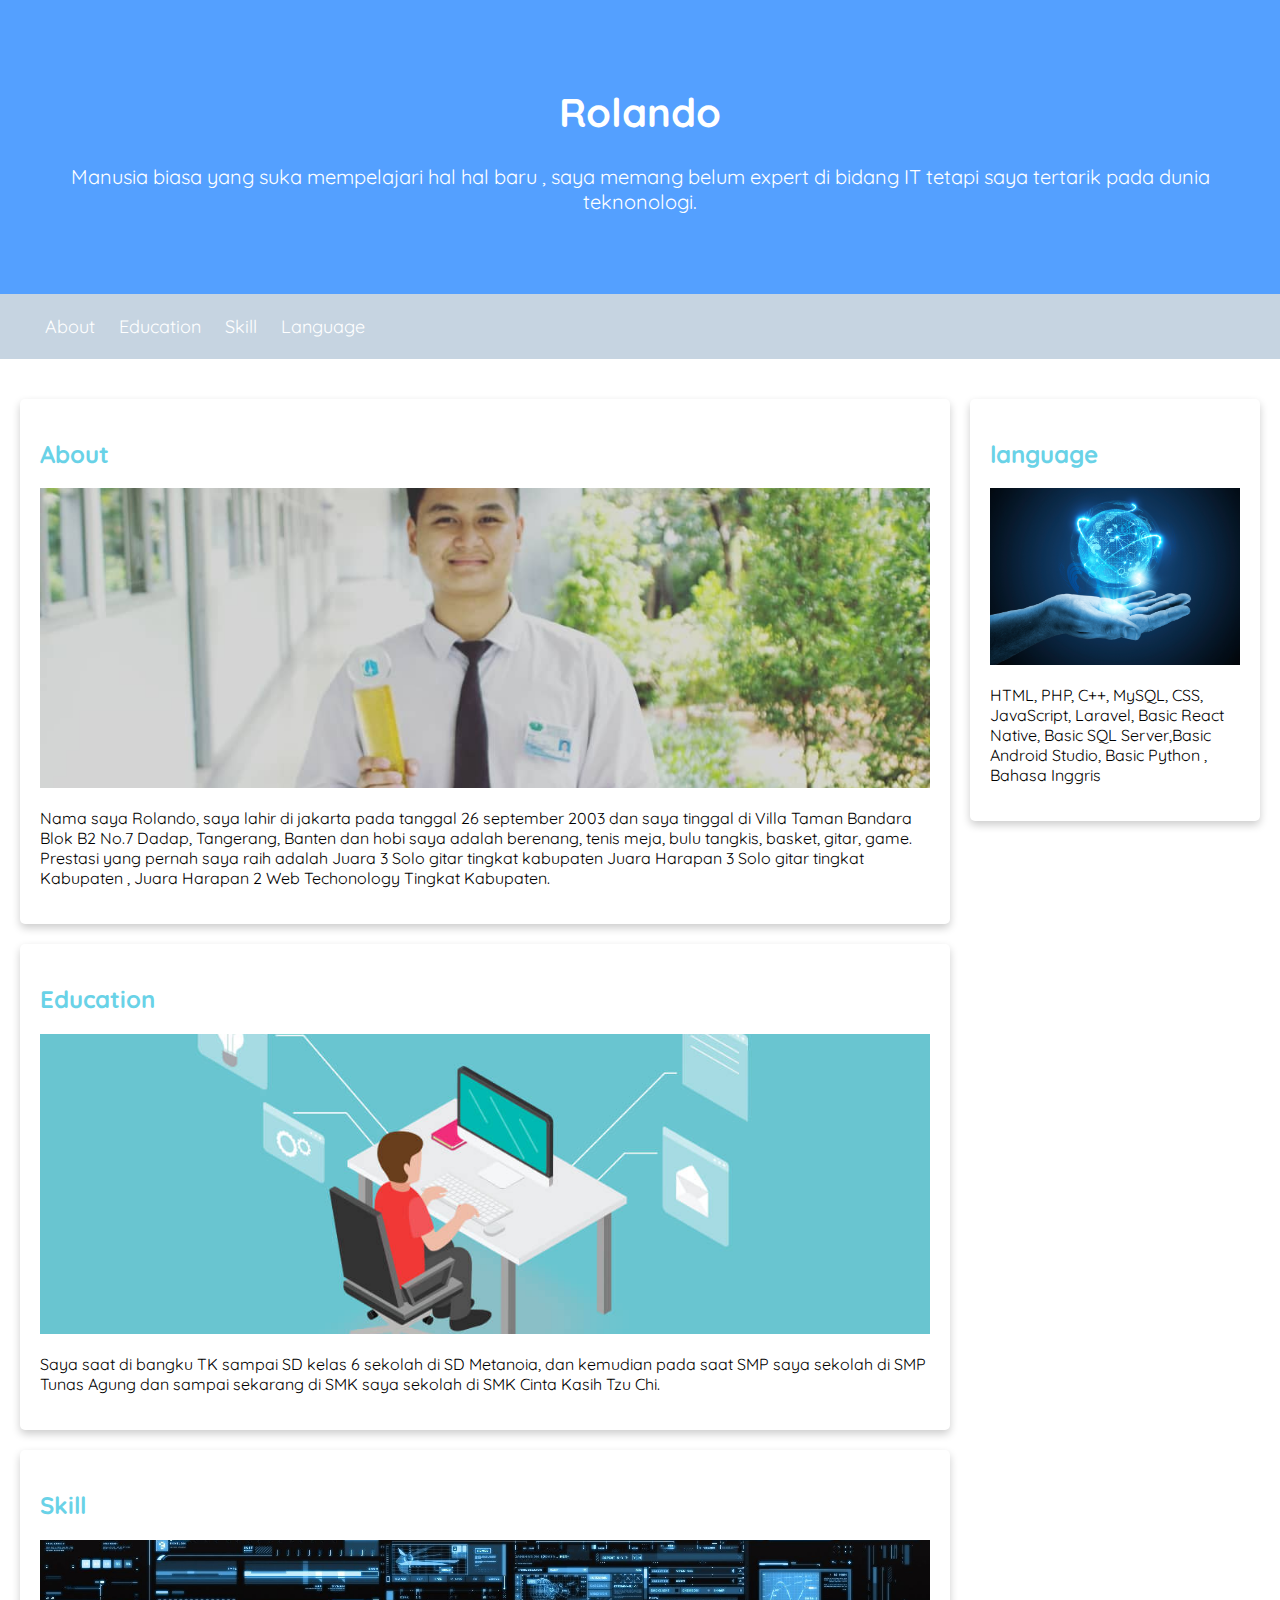
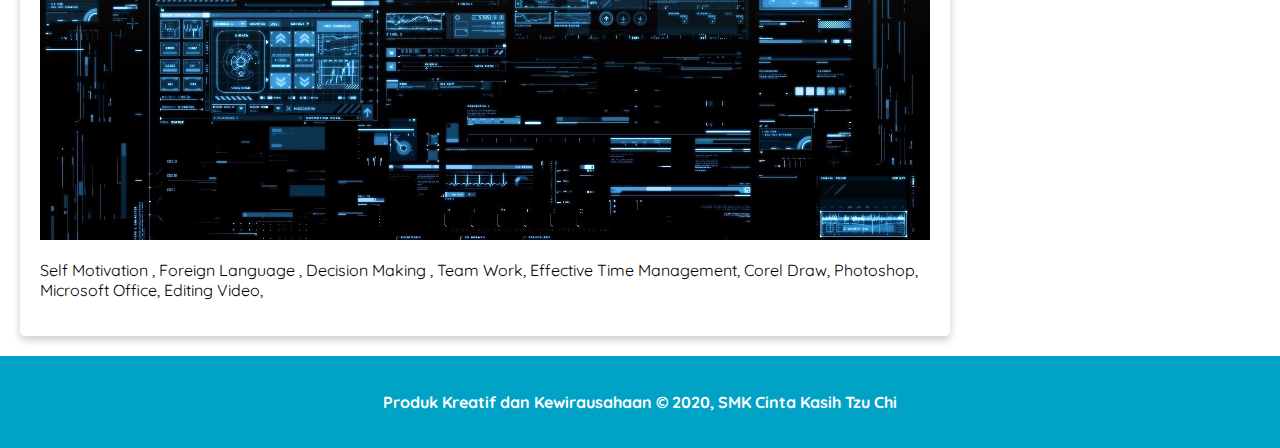
<file: index.html>
<!DOCTYPE html>
<html>
    <head>
        <title>Biodata Diri</title>
        <link rel="stylesheet" type="text/css" href="assets/styles/main.css">
        <meta name="viewport" content="width=device-width, initial-scale=1.0">
    </head>
    <body>
        
        <header>
            <div class="jumbotron">
            <h1><strong> Rolando </strong></h1>
            <p>Manusia biasa yang suka mempelajari hal hal baru , saya memang belum expert di bidang IT tetapi saya 
                tertarik pada dunia teknonologi.
            </p>
        </div>

        <nav>
            <ul>
                <li><a href="#about">About</a></li>
                <li><a href="#education">Education</a></li>
                <li><a href="#skill">Skill</a></li>
                <li><a href="#language">Language</a></li>
            </ul>
        </header>
    </nav>
      
        <main>
          <div id="content">
             <article id="about" class="card">
                <h2>About</h2>
                <img src="assets/images/lomba.jpg" class="feature-image-about" alt="About">
                <p>
                    Nama saya Rolando, saya lahir di jakarta pada tanggal 26 september 2003 dan saya tinggal di Villa Taman Bandara Blok B2 No.7 Dadap, Tangerang, Banten
                    dan hobi saya adalah berenang, tenis meja, bulu tangkis, basket, gitar, game. Prestasi yang pernah saya raih adalah Juara 3 Solo gitar tingkat kabupaten 
                    Juara Harapan 3 Solo gitar tingkat Kabupaten , Juara Harapan 2 Web Techonology Tingkat Kabupaten.
                </p>
            
            </article>

            <article id="education" class="card">  
                    <h2>Education</h2>
                    <img src="assets/images/education.jpg" class="feature-image" alt="About">
                        <p>
                            Saya saat di bangku TK sampai SD kelas 6 sekolah di SD Metanoia, dan kemudian pada saat SMP saya sekolah di SMP Tunas Agung
                            dan sampai sekarang di SMK saya sekolah di SMK Cinta Kasih Tzu Chi.
                        </p>
                   
            </article>

            <article id="skill" class="card">
                    <h2>Skill</h2>
                    <img src="assets/images/2.jpg" class="feature-image" alt="About">
                    <p>
                      Self Motivation ,  Foreign Language , Decision Making , Team Work, Effective Time Management, Corel Draw, Photoshop, Microsoft Office, Editing Video,
                    </p>
                    
            </article>
        
        </div>
    
        <aside>
            <article id="language" class="card">
                    <h2>language</h2>
                    <img src="assets/images/3.jpg" class="feature-image" alt="About">
                    <p>
                    HTML, PHP, C++, MySQL, CSS, JavaScript,  Laravel, Basic React Native, Basic SQL Server,Basic Android Studio, Basic Python 
                   , Bahasa Inggris
                    
                    </p>
                </div>
            </article>        
        </aside>
         
        </main>
  

        <footer>
            <p>Produk Kreatif dan Kewirausahaan &#169; 2020, SMK Cinta Kasih Tzu Chi</p>
        </footer>
    </body>
</html>
</file>
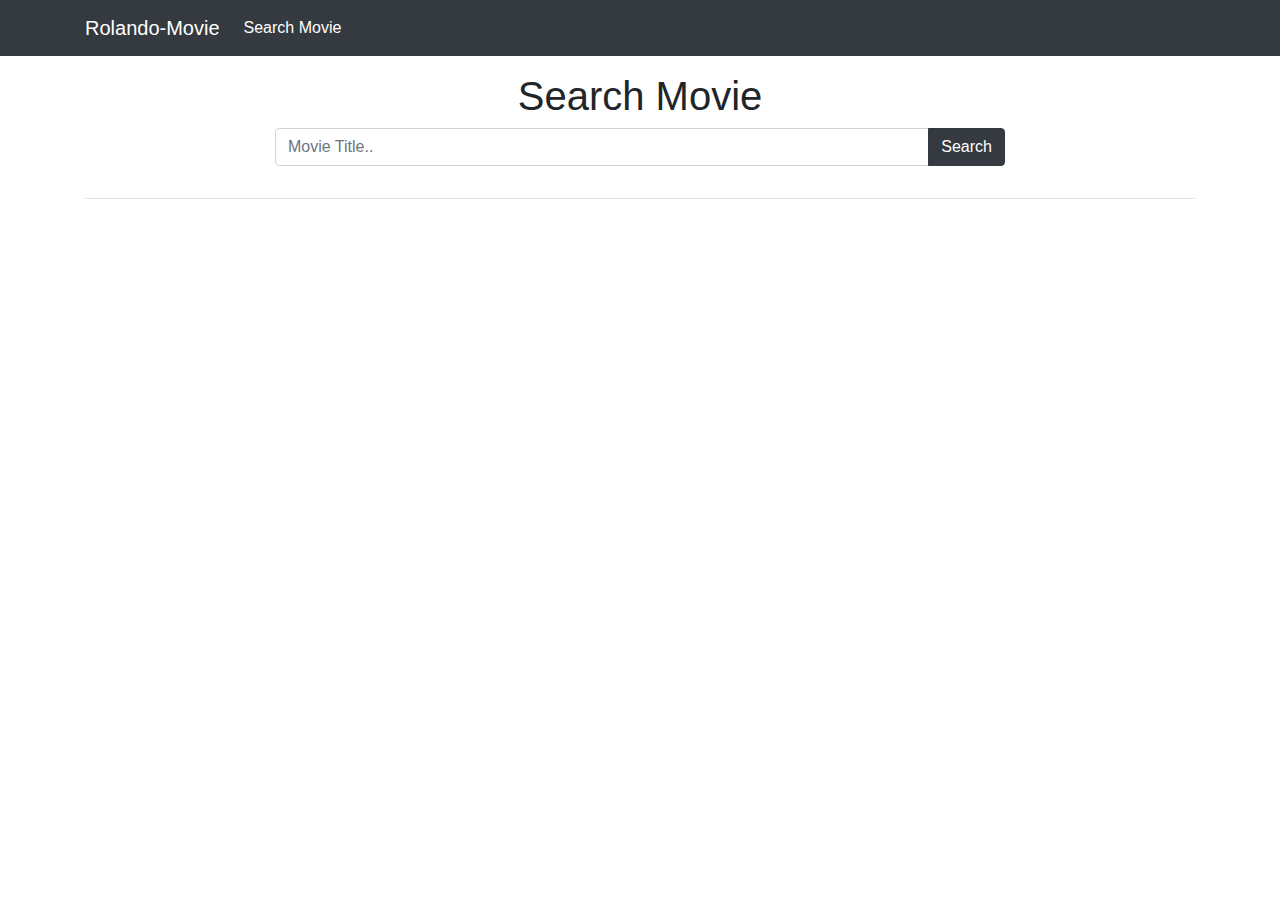
<file: ajax-movie/index.html>
<!doctype html>
<html lang="en">
  <head>
    <!-- Required meta tags -->
    <meta charset="utf-8">
    <meta name="viewport" content="width=device-width, initial-scale=1, shrink-to-fit=no">

    <!-- Bootstrap CSS -->
    <link rel="stylesheet" href="https://stackpath.bootstrapcdn.com/bootstrap/4.3.1/css/bootstrap.min.css" integrity="sha384-ggOyR0iXCbMQv3Xipma34MD+dH/1fQ784/j6cY/iJTQUOhcWr7x9JvoRxT2MZw1T" crossorigin="anonymous">

    <title>Rolando-Movie</title>
  </head>
  <body>
  <nav class="navbar navbar-expand-lg navbar-dark bg-dark">
      <div class="container">
            <a class="navbar-brand" href="#">
                Rolando-Movie
            </a>
            <button class="navbar-toggler" type="button" data-toggle="collapse" data-target="#navbarNavAltMarkup" aria-controls="navbarNavAltMarkup" aria-expanded="false" aria-label="Toggle navigation">
                <span class="navbar-toggler-icon"></span>
            </button>
            <div class="collapse navbar-collapse" id="navbarNavAltMarkup">
                <div class="navbar-nav">
                <a class="nav-item nav-link active" href="#">Search Movie</a>
                </div>
            </div>
        </div>

    </nav>

    <div class="container">
        <div class="row mt-3 justify-content-center">
            <div class="col-md-8">
                <h1 class="text-center">Search Movie</h1>
                <div class="input-group mb-3">
                    <input type="text" class="form-control" placeholder="Movie Title.." id="search-input">
                    <div class="input-group-append">
                      <button class="btn btn-dark" type="button" id="search-button">Search</button>
                    </div>
                  </div>
            </div>
        </div>

        <hr>

    <div class="row" id="movie-list">

    </div>

 </div>

 <!-- ModalBox bootstrap -->

  <!-- Modal -->
  <div class="modal fade" id="exampleModal" tabindex="-1" role="dialog" aria-labelledby="exampleModalLabel" aria-hidden="true">
    <div class="modal-dialog modal-lg" role="document">
      <div class="modal-content">
        <div class="modal-header">
          <h5 class="modal-title" id="exampleModalLabel">Movie Details</h5>
          <button type="button" class="close" data-dismiss="modal" aria-label="Close">
            <span aria-hidden="true">&times;</span>
          </button>
        </div>
        <div class="modal-body">
          ...
        </div>
        <div class="modal-footer">
          <button type="button" class="btn btn-secondary" data-dismiss="modal">Close</button>
          <button type="button" class="btn btn-primary">Save changes</button>
        </div>
      </div>
    </div>
  </div>

    <!-- Optional JavaScript -->
    <!-- jQuery first, then Popper.js, then Bootstrap JS -->
    <script src="https://code.jquery.com/jquery-3.6.0.js" integrity="sha256-H+K7U5CnXl1h5ywQfKtSj8PCmoN9aaq30gDh27Xc0jk=" crossorigin="anonymous"></script>

    <script src="https://cdnjs.cloudflare.com/ajax/libs/popper.js/1.14.7/umd/popper.min.js" integrity="sha384-UO2eT0CpHqdSJQ6hJty5KVphtPhzWj9WO1clHTMGa3JDZwrnQq4sF86dIHNDz0W1" crossorigin="anonymous"></script>

    <script src="https://stackpath.bootstrapcdn.com/bootstrap/4.3.1/js/bootstrap.min.js" integrity="sha384-JjSmVgyd0p3pXB1rRibZUAYoIIy6OrQ6VrjIEaFf/nJGzIxFDsf4x0xIM+B07jRM" crossorigin="anonymous"></script>
    <script src="js/script.js"></script>
  </body>
</html>
</file>
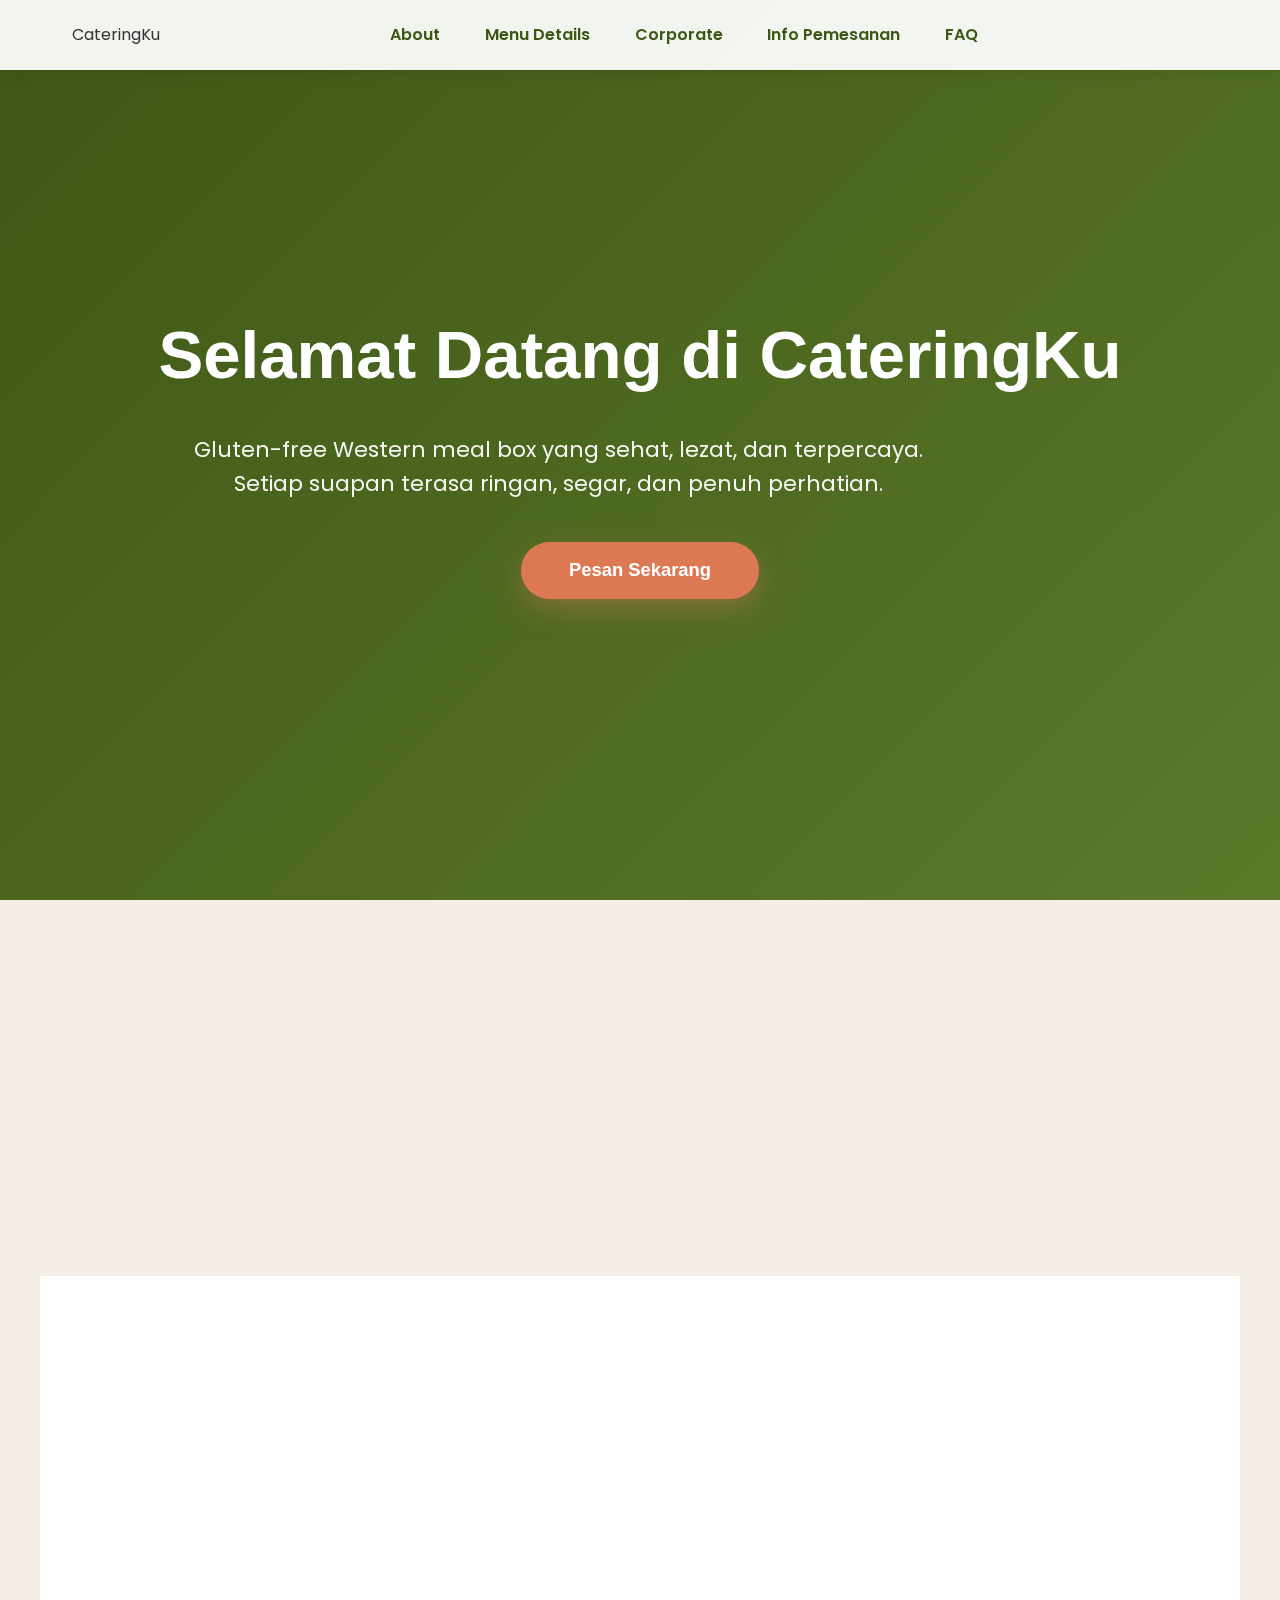
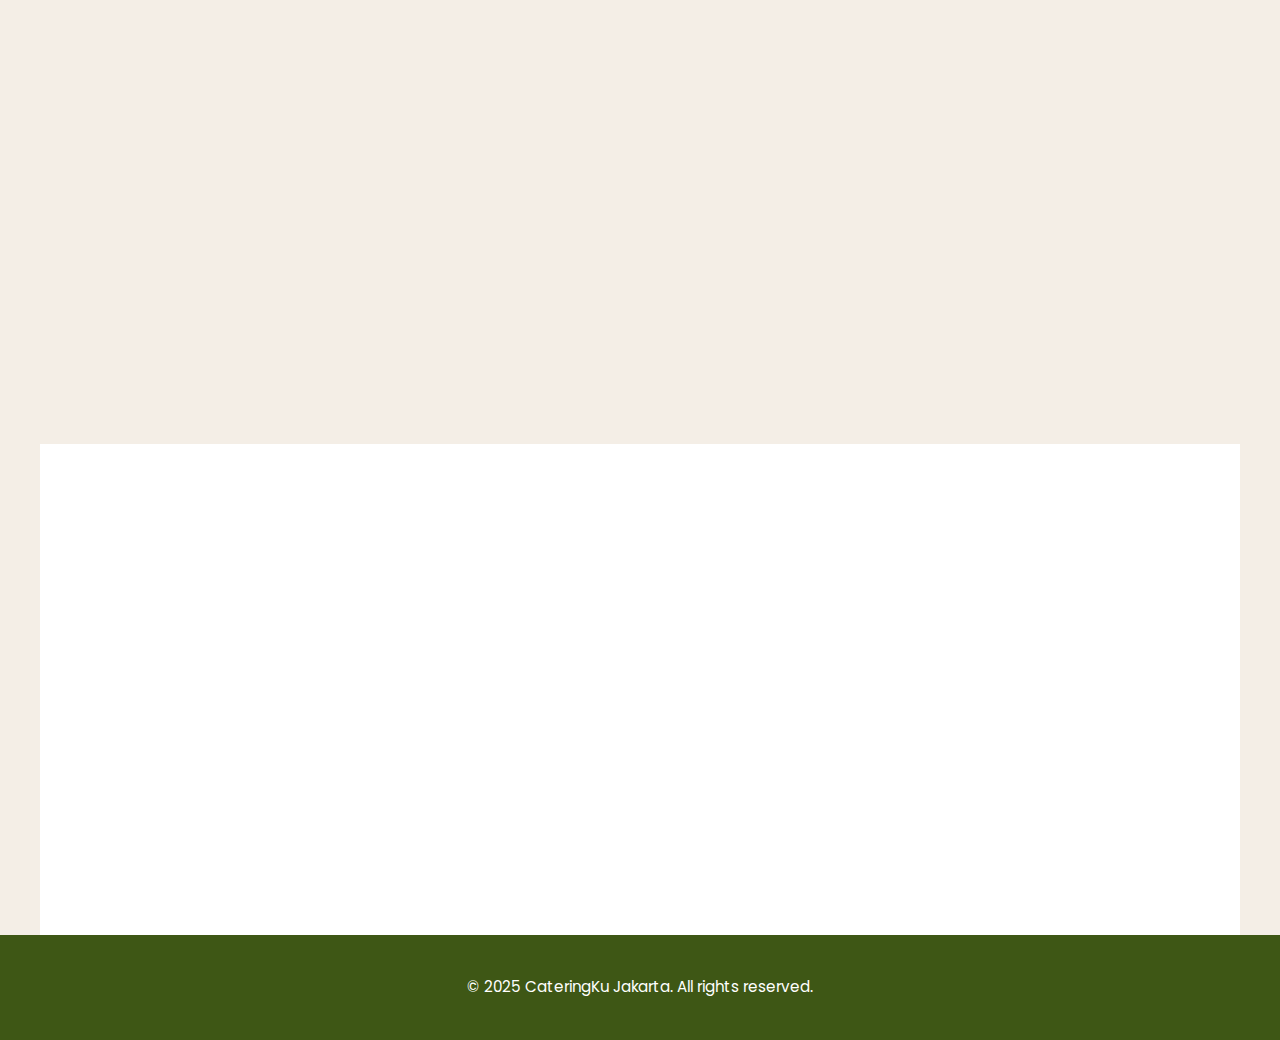
<file: Catering/index.html>
<!DOCTYPE html>
<html lang="id"><head>
    <meta charset="UTF-8">
    <meta name="viewport" content="width=device-width, initial-scale=1.0">
    <title>Catering Jakarta</title>

    <!-- Font sesuai Brand Guideline -->
    <link href="https://fonts.googleapis.com/css2?family=Poppins:wght@300;400;500;600;700&family=Super+Senior:wght@700;800;900&display=swap" rel="stylesheet">

    <!-- AOS Animation -->
    <link href="https://unpkg.com/aos@2.3.1/dist/aos.css" rel="stylesheet">

    <!-- Custom CSS -->
    <link rel="stylesheet" href="css/style.css">
</head>
<body>

    <!-- Header -->
    <header class="header">
        <nav class="nav">
          <div class="logo"><a href="#home">CateringKu</a></div>
            <ul class="nav-menu" id="navMenu">
                <li><a href="#about">About</a></li>
                <li><a href="#menu-details">Menu Details</a></li>
                <li><a href="#corporate">Corporate</a></li>
                <li><a href="#info-pemesanan">Info Pemesanan</a></li>
                <li><a href="#faq">FAQ</a></li>
                <!-- <li><a href="#contact">Contact -->
            </ul>
            <div class="hamburger" id="hamburger">
                <span></span>
                <span></span>
                <span></span>   
            </div>
        </nav>
    </header>

    <!-- Hero -->
    <section id="home" class="hero">
        <div class="hero-content" data-aos="fade-down" data-aos-duration="1000">
            <h1>Selamat Datang di CateringKu</h1>
            <p>Gluten-free Western meal box yang sehat, lezat, dan terpercaya.<br>Setiap suapan terasa ringan, segar, dan penuh perhatian.</p>
            <button class="cta-button" data-aos="zoom-in" data-aos-delay="600">Pesan Sekarang</button>
        </div>
    </section>

    <!-- About -->
    <section id="about" class="about" data-aos="fade-up">
        <h2>Tentang Kami</h2>
        <p>CateringKu adalah penyedia jasa catering terpercaya di Jakarta sejak 2025. Kami fokus pada makanan sehat, lezat, dan higienis untuk berbagai acara — dari nasi box harian hingga buffet mewah.</p>
    </section>

    <!-- Menu Utama -->
    <section id="menu-utama" class="services">
        <h2 data-aos="fade-up">Menu Catering Utama</h2>
        <div class="services-grid">
            <div class="service-card" data-aos="fade-up" data-aos-delay="100">
                <h3>Nasi Box</h3>
                <p>Nasi dengan lauk lengkap, cocok untuk acara harian, seminar, atau kantoran.</p>
            </div>
            <div class="service-card" data-aos="fade-up" data-aos-delay="200">
                <h3>Buffet</h3>
                <p>Menu prasmanan lengkap untuk pesta pernikahan, ulang tahun, dan gathering besar.</p>
            </div>
            <div class="service-card" data-aos="fade-up" data-aos-delay="300">
                <h3>Snack Box</h3>
                <p>Camilan premium untuk rapat, coffee break, atau acara santai.</p>
            </div>
        </div>
    </section>

    <!-- Menu Details -->
    <section id="menu-details" class="about">
        <h2 data-aos="fade-up">Contoh Menu & Harga</h2>
        <div class="menu-list" data-aos="fade-up" data-aos-delay="200">
            <ul>
                <li><strong>Nasi Goreng Spesial</strong> — Rp 25.000/porsi</li>
                <li><strong>Soto Ayam Komplit</strong> — Rp 20.000/porsi</li>
                <li><strong>Ayam Bakar Taliwang</strong> — Rp 32.000/porsi</li>
                <li><strong>Tumpeng Mini (8 porsi)</strong> — Rp 350.000/set</li>
                <li><strong>Snack Box Premium</strong> — Rp 35.000/box</li>
            </ul>
            <p>Harga dapat berubah sewaktu-waktu. Hubungi kami untuk daftar menu terlengkap!</p>
        </div>
    </section>

    <!-- Corporate -->
    <section id="corporate" class="services">
        <h2 data-aos="fade-up">Layanan Corporate</h2>
        <p data-aos="fade-up" data-aos-delay="100">Solusi catering rutin untuk kantor Anda — hemat, praktis, dan variasi menu setiap hari.</p>
        <div class="services-grid">
            <div class="service-card" data-aos="flip-left" data-aos-delay="100">
                <h3>Lunch Box Harian</h3>
                <p>Pengantaran tepat waktu setiap hari kerja.</p>
            </div>
            <div class="service-card" data-aos="flip-right" data-aos-delay="300">
                <h3>Coffee Break & Event</h3>
                <p>Menu khusus rapat, seminar, atau gathering perusahaan.</p>
            </div>
        </div>
    </section>

    <!-- Info Pemesanan -->
    <section id="info-pemesanan" class="about">
        <h2 data-aos="fade-up">Info Pemesanan</h2>
        <div class="info-grid">
            <div class="info-card" data-aos="fade-right" data-aos-delay="100">
                <h3>Pemesanan</h3>
                <p>Min. 20 porsi • H-2 sebelum acara • Via WhatsApp / Form</p>
            </div>
            <div class="info-card" data-aos="fade-up" data-aos-delay="200">
                <h3>Pembayaran</h3>
                <p>Transfer BCA/Mandiri • GoPay/OVO • DP 50% untuk order >200 porsi</p>
            </div>
            <div class="info-card" data-aos="fade-left" data-aos-delay="300">
                <h3>Pengantaran</h3>
                <p>Gratis Jakarta Pusat (min. 50 porsi) • Luar area Rp 5.000/km</p>
            </div>
        </div>
    </section>

    <!-- FAQ -->
    <section id="faq" class="faq">
        <h2 data-aos="fade-up">Frequently Asked Questions</h2>
        <div class="faq-item" data-aos="fade-up" data-aos-delay="100">
            <h3>Berapa minimum order?</h3>
            <p>20 porsi untuk semua jenis menu (kecuali tumpeng).</p>
        </div>
        <div class="faq-item" data-aos="fade-up" data-aos-delay="200">
            <h3>Bisa custom menu?</h3>
            <p>Bisa! Khusus corporate atau acara besar (min. 100 porsi).</p>
        </div>
        <div class="faq-item" data-aos="fade-up" data-aos-delay="300">
            <h3>Apakah ada menu vegetarian/halal?</h3>
            <p>Semua menu 100% halal. Menu vegetarian tersedia atas permintaan.</p>
        </div>
    </section>

    <!-- Contact -->
    <!-- <section id="contact" class="contact">
        <h2 data-aos="fade-up">Hubungi Kami</h2>
        <p data-aos="fade-up" data-aos-delay="100">
            <a href="tel:+62211234567">+62 21 1234 5678</a> • 
            <a href="mailto:info@cateringku.com">info@cateringku.com</a>
        </p>
        <form class="contact-form" data-aos="fade-up" data-aos-delay="300">
            <input type="text" placeholder="Nama Anda" required>
            <input type="email" placeholder="Email" required>
            <input type="tel" placeholder="No. WhatsApp" required>
            <textarea placeholder="Pesan / Detail Pesanan" rows="5" required></textarea>
            <button type="submit">Kirim Pesan</button>
        </form>
    </section> -->

    <!-- Footer -->
    <footer class="footer">
        <p>&copy; 2025 CateringKu Jakarta. All rights reserved.</p>
    </footer>

  <script src="https://unpkg.com/aos@2.3.1/dist/aos.js"></script>
    <script>
        AOS.init({ duration: 400, easing: 'ease', once: true, offset: 80 });

        const hamburger = document.getElementById('hamburger');
        const navMenu = document.getElementById('navMenu');
        hamburger.addEventListener('click', () => {
            hamburger.classList.toggle('active');
            navMenu.classList.toggle('active');
        });

        document.querySelectorAll('a[href^="#"]').forEach(anchor => {
            anchor.addEventListener('click', function(e) {
                e.preventDefault();
                document.querySelector(this.getAttribute('href')).scrollIntoView({ behavior: 'smooth' });
                hamburger.classList.remove('active');
                navMenu.classList.remove('active');
            });
        });
    </script>
</body>
</html>
</file>
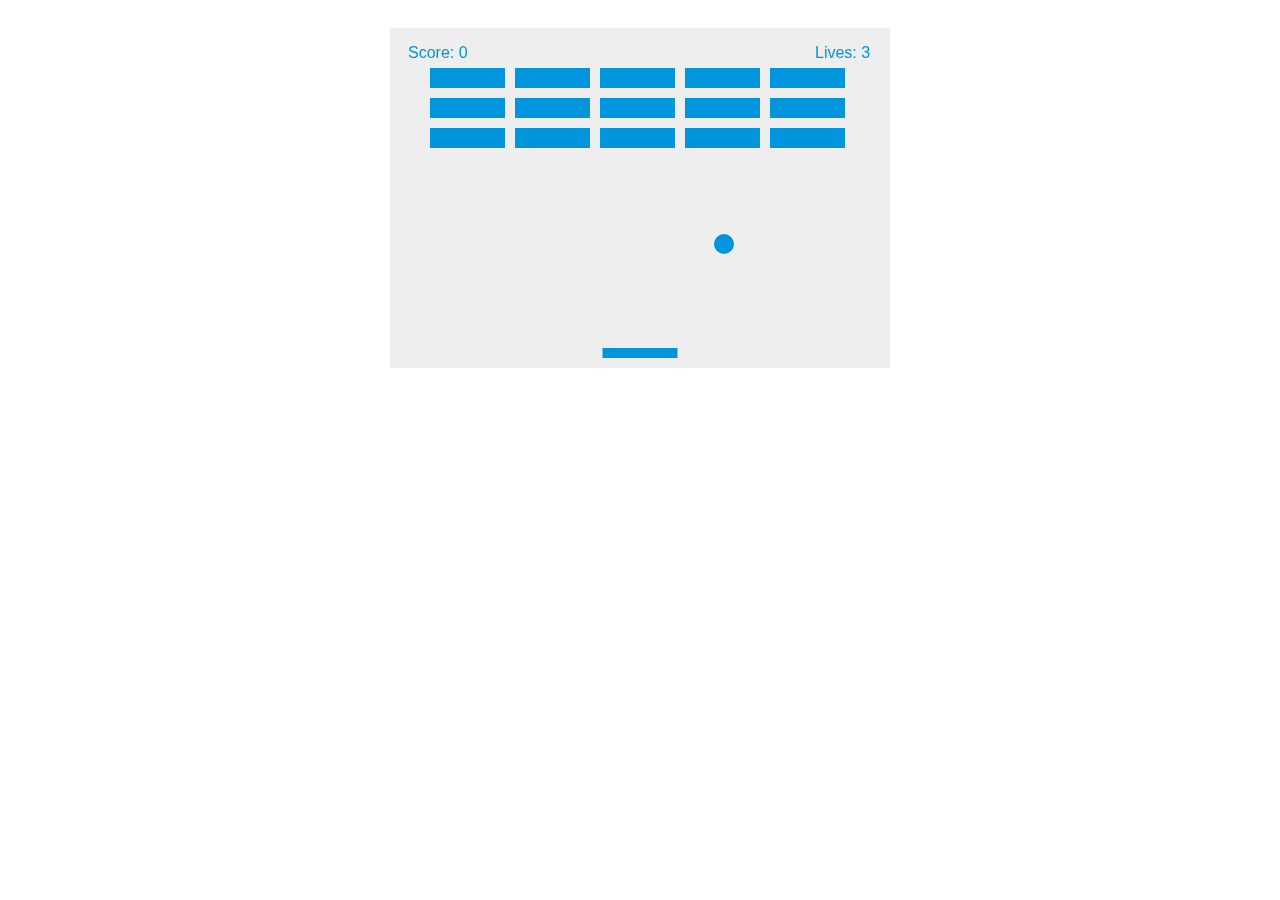
<file: game/index.html>
<!DOCTYPE html>
<html>
    <head>

        <meta charset="UTF-8">
        <title>BreakOut Game</title>
        <style>
        * {
            padding:10px; margin:10;
        }

        canvas{
            background:#eee; display:block;
            margin:0 auto;
        }

    </style>

    </head>

    <body>
        <canvas id="myCanvas" width="480" height="320"></canvas>
        <script>
                var canvas = document.getElementById("myCanvas");
var ctx = canvas.getContext("2d");
var ballRadius = 10;
var x = canvas.width/2;
var y = canvas.height-30;
var dx = 2;
var dy = -2;
var paddleHeight = 10;
var paddleWidth = 75;
var paddleX = (canvas.width-paddleWidth)/2;
var rightPressed = false;
var leftPressed = false;
var brickRowCount = 5;
var brickColumnCount = 3;
var brickWidth = 75;
var brickHeight = 20;
var brickPadding = 10;
var brickOffsetTop = 30;
var brickOffsetLeft = 30;
var score = 0;
var lives = 3;

var bricks = [];
for(var c=0; c<brickColumnCount; c++) {
  bricks[c] = [];
  for(var r=0; r<brickRowCount; r++) {
    bricks[c][r] = { x: 0, y: 0, status: 1 };
  }
}

document.addEventListener("keydown", keyDownHandler, false);
document.addEventListener("keyup", keyUpHandler, false);
document.addEventListener("mousemove", mouseMoveHandler, false);

function keyDownHandler(e) {
    if(e.key == "Right" || e.key == "ArrowRight") {
        rightPressed = true;
    }
    else if(e.key == "Left" || e.key == "ArrowLeft") {
        leftPressed = true;
    }
}

function keyUpHandler(e) {
    if(e.key == "Right" || e.key == "ArrowRight") {
        rightPressed = false;
    }
    else if(e.key == "Left" || e.key == "ArrowLeft") {
        leftPressed = false;
    }
}

function mouseMoveHandler(e) {
  var relativeX = e.clientX - canvas.offsetLeft;
  if(relativeX > 0 && relativeX < canvas.width) {
    paddleX = relativeX - paddleWidth/2;
  }
}
function collisionDetection() {
  for(var c=0; c<brickColumnCount; c++) {
    for(var r=0; r<brickRowCount; r++) {
      var b = bricks[c][r];
      if(b.status == 1) {
        if(x > b.x && x < b.x+brickWidth && y > b.y && y < b.y+brickHeight) {
          dy = -dy;
          b.status = 0;
          score++;
          if(score == brickRowCount*brickColumnCount) {
            alert("YOU WIN, CONGRATS!");
            document.location.reload();
          }
        }
      }
    }
  }
}

function drawBall() {
  ctx.beginPath();
  ctx.arc(x, y, ballRadius, 0, Math.PI*2);
  ctx.fillStyle = "#0095DD";
  ctx.fill();
  ctx.closePath();
}
function drawPaddle() {
  ctx.beginPath();
  ctx.rect(paddleX, canvas.height-paddleHeight, paddleWidth, paddleHeight);
  ctx.fillStyle = "#0095DD";
  ctx.fill();
  ctx.closePath();
}
function drawBricks() {
  for(var c=0; c<brickColumnCount; c++) {
    for(var r=0; r<brickRowCount; r++) {
      if(bricks[c][r].status == 1) {
        var brickX = (r*(brickWidth+brickPadding))+brickOffsetLeft;
        var brickY = (c*(brickHeight+brickPadding))+brickOffsetTop;
        bricks[c][r].x = brickX;
        bricks[c][r].y = brickY;
        ctx.beginPath();
        ctx.rect(brickX, brickY, brickWidth, brickHeight);
        ctx.fillStyle = "#0095DD";
        ctx.fill();
        ctx.closePath();
      }
    }
  }
}
function drawScore() {
  ctx.font = "16px Arial";
  ctx.fillStyle = "#0095DD";
  ctx.fillText("Score: "+score, 8, 20);
}
function drawLives() {
  ctx.font = "16px Arial";
  ctx.fillStyle = "#0095DD";
  ctx.fillText("Lives: "+lives, canvas.width-65, 20);
}

function draw() {
  ctx.clearRect(0, 0, canvas.width, canvas.height);
  drawBricks();
  drawBall();
  drawPaddle();
  drawScore();
  drawLives();
  collisionDetection();

  if(x + dx > canvas.width-ballRadius || x + dx < ballRadius) {
    dx = -dx;
  }
  if(y + dy < ballRadius) {
    dy = -dy;
  }
  else if(y + dy > canvas.height-ballRadius) {
    if(x > paddleX && x < paddleX + paddleWidth) {
      dy = -dy;
    }
    else {
      lives--;
      if(!lives) {
        alert("GAME OVER");
        document.location.reload();
      }
      else {
        x = canvas.width/2;
        y = canvas.height-30;
        dx = 3;
        dy = -3;
        paddleX = (canvas.width-paddleWidth)/2;
      }
    }
  }

  if(rightPressed && paddleX < canvas.width-paddleWidth) {
    paddleX += 7;
  }
  else if(leftPressed && paddleX > 0) {
    paddleX -= 7;
  }

  x += dx;
  y += dy;
  requestAnimationFrame(draw);
}

draw();

        </script>

    </body>
</html>
</file>
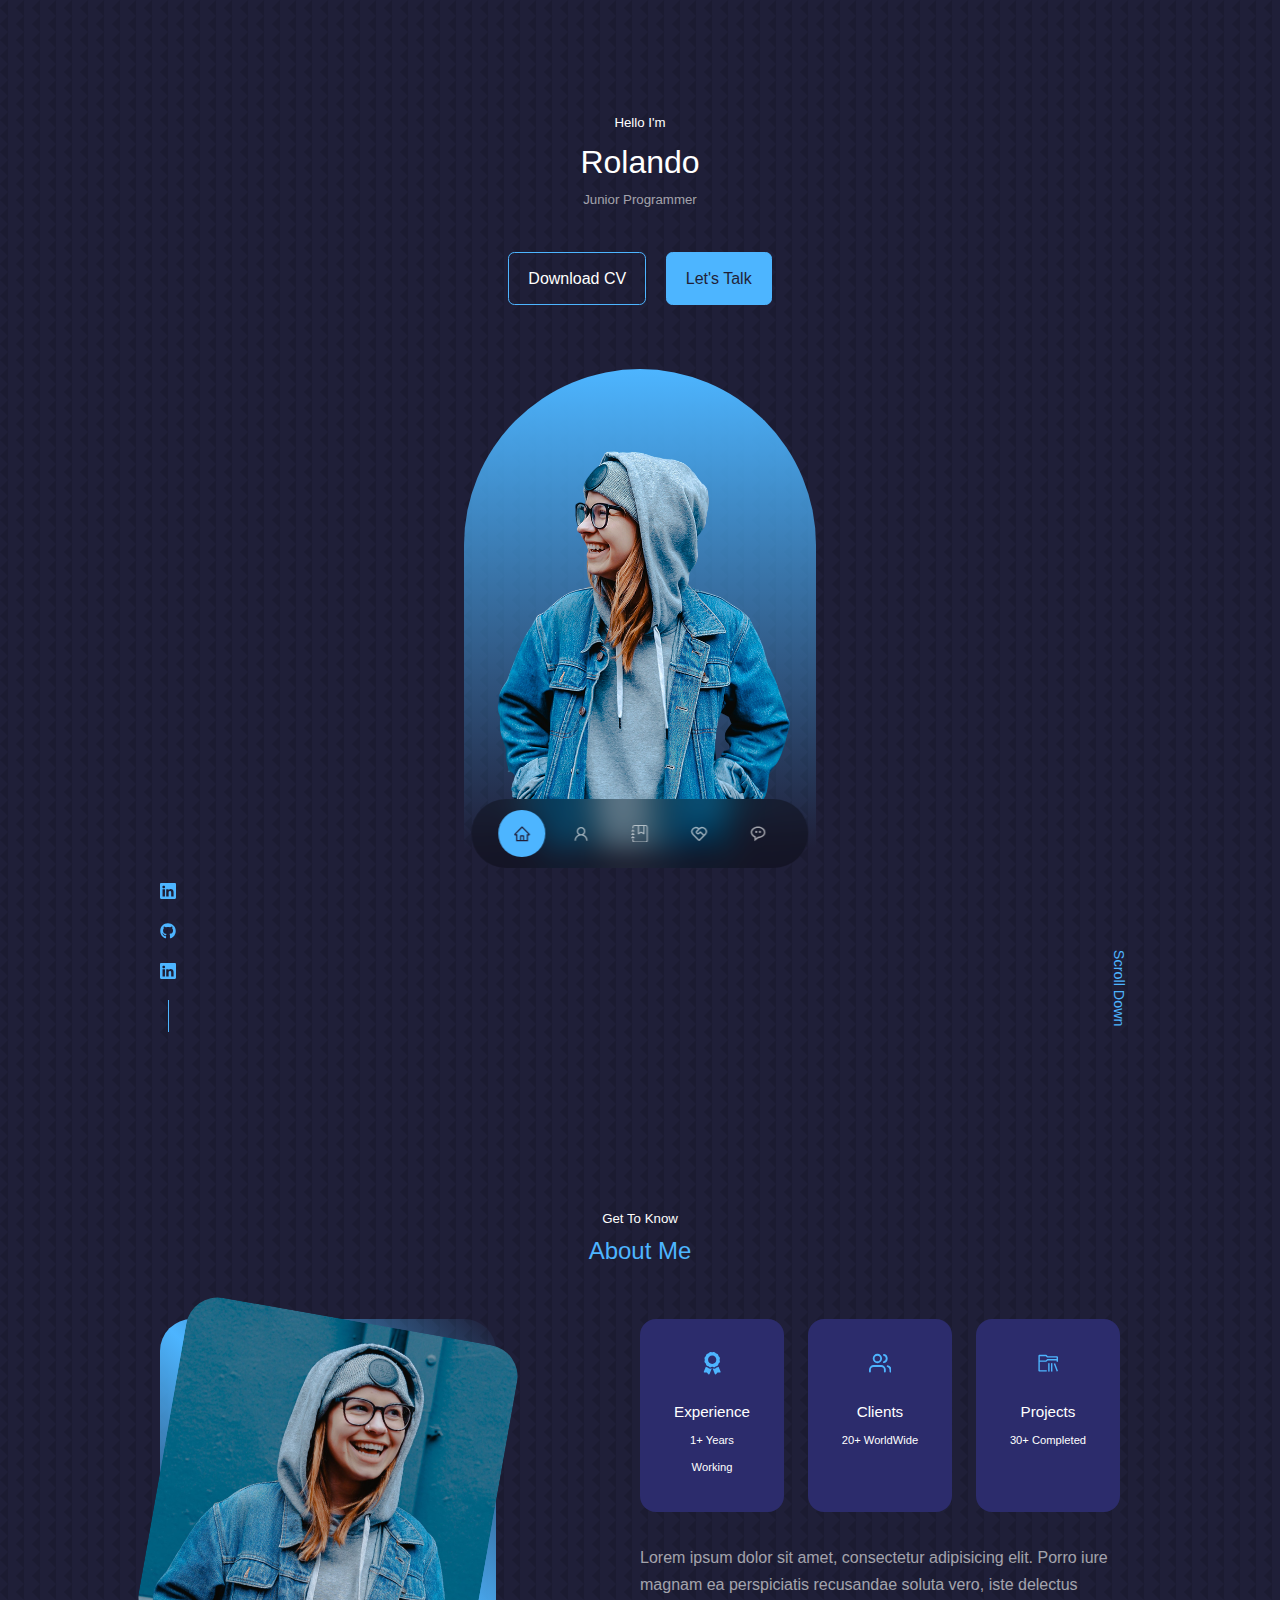
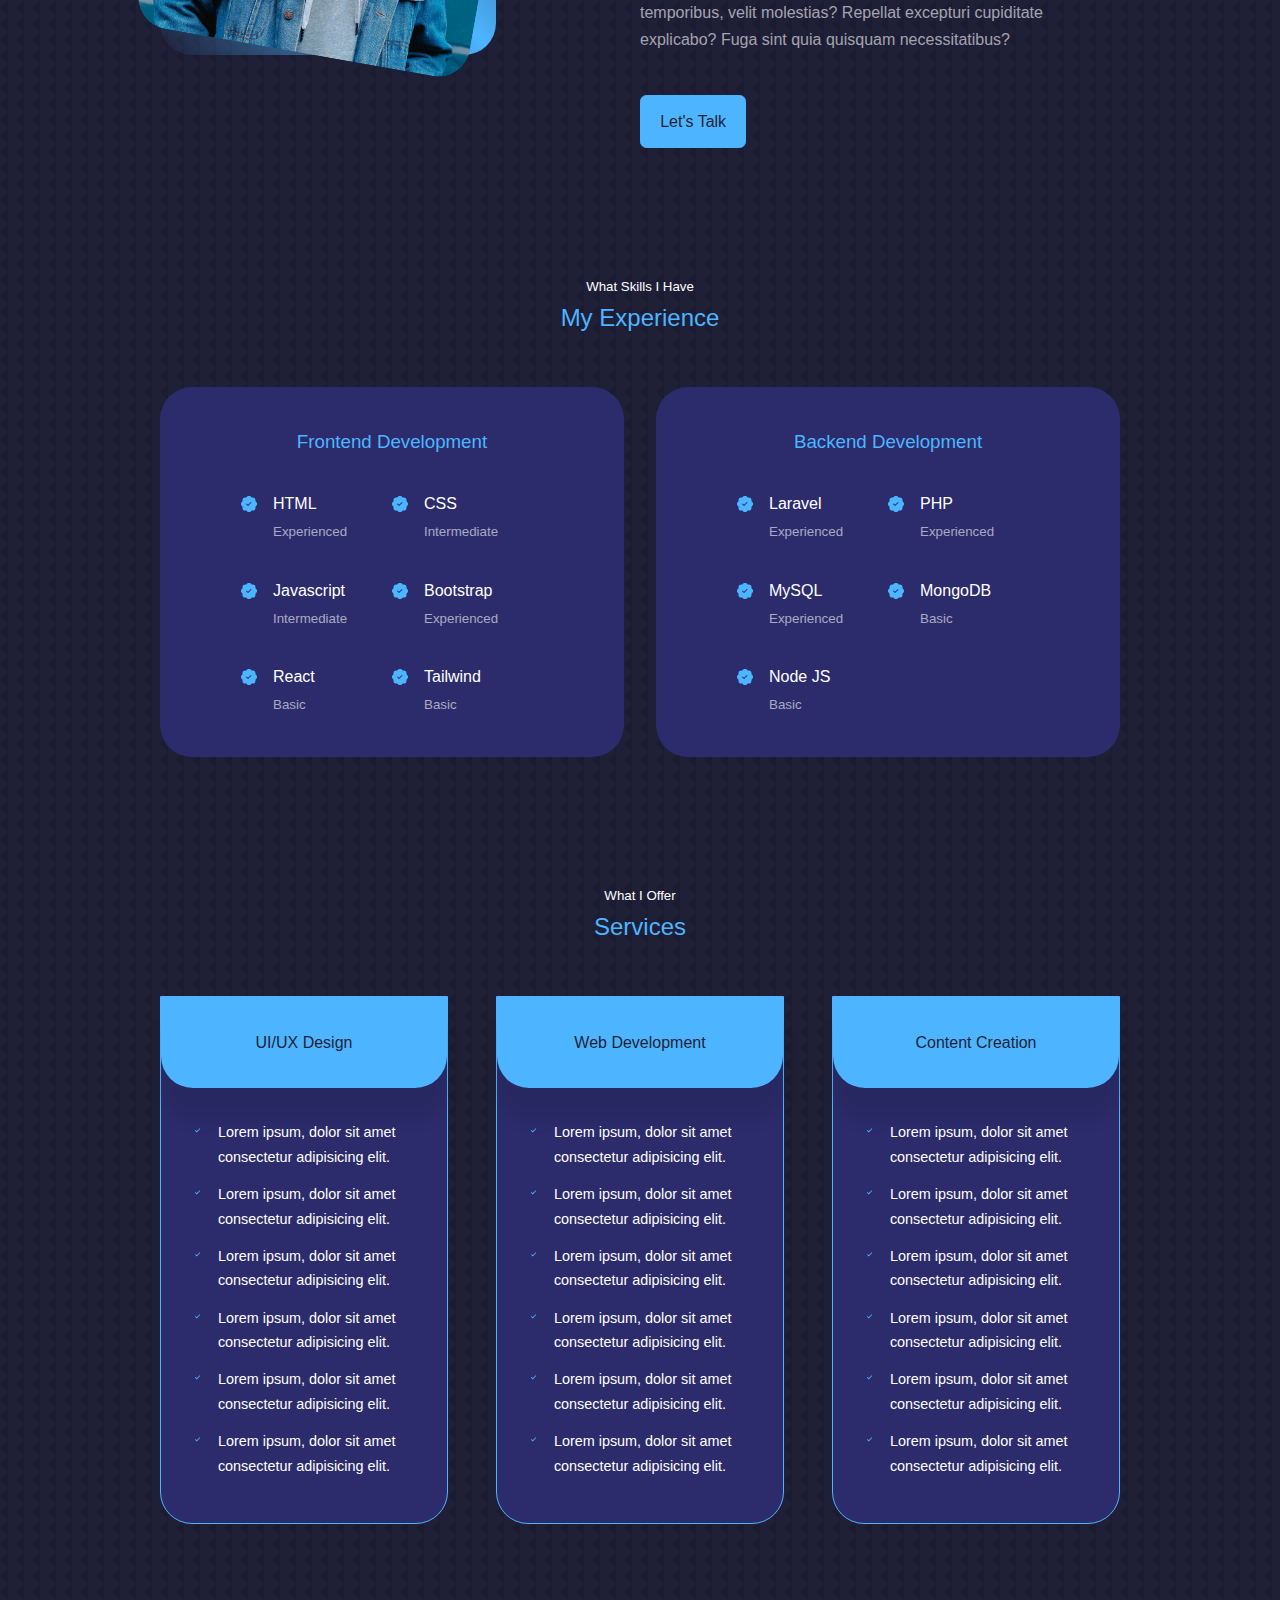
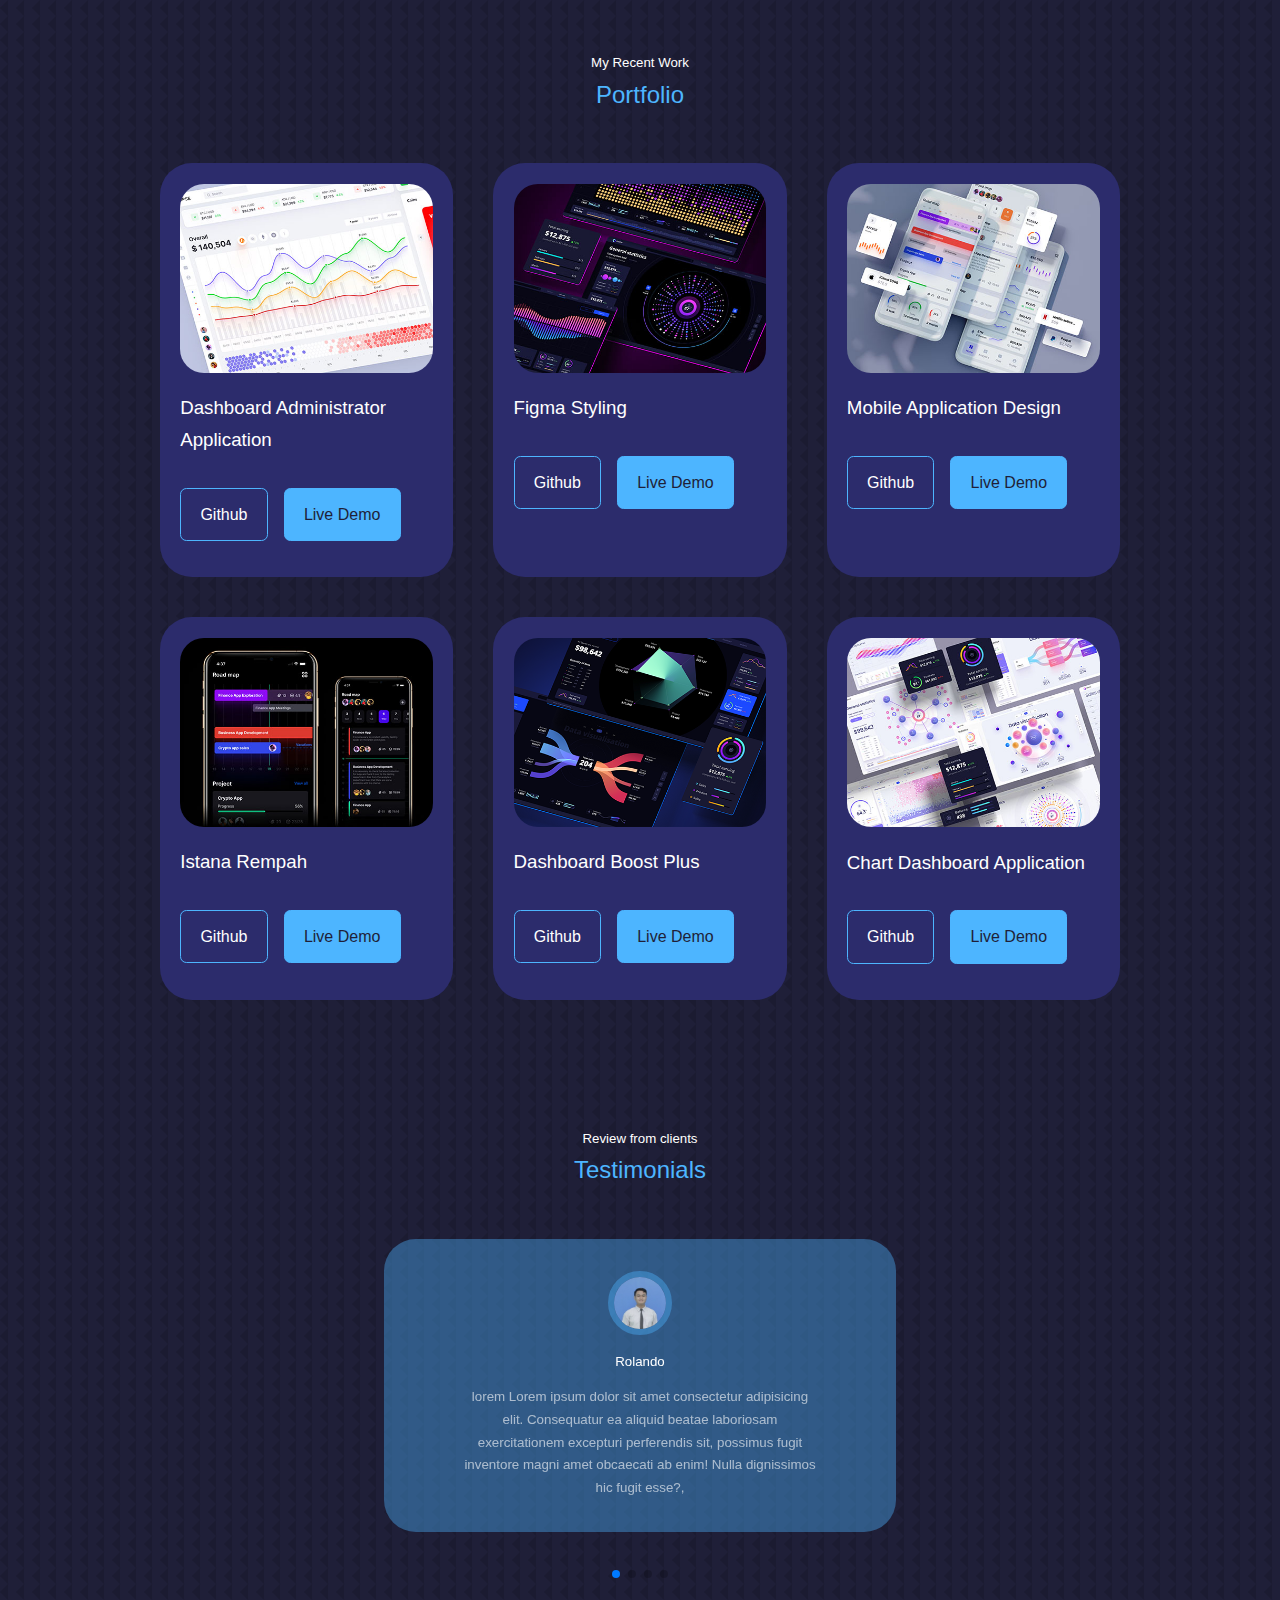
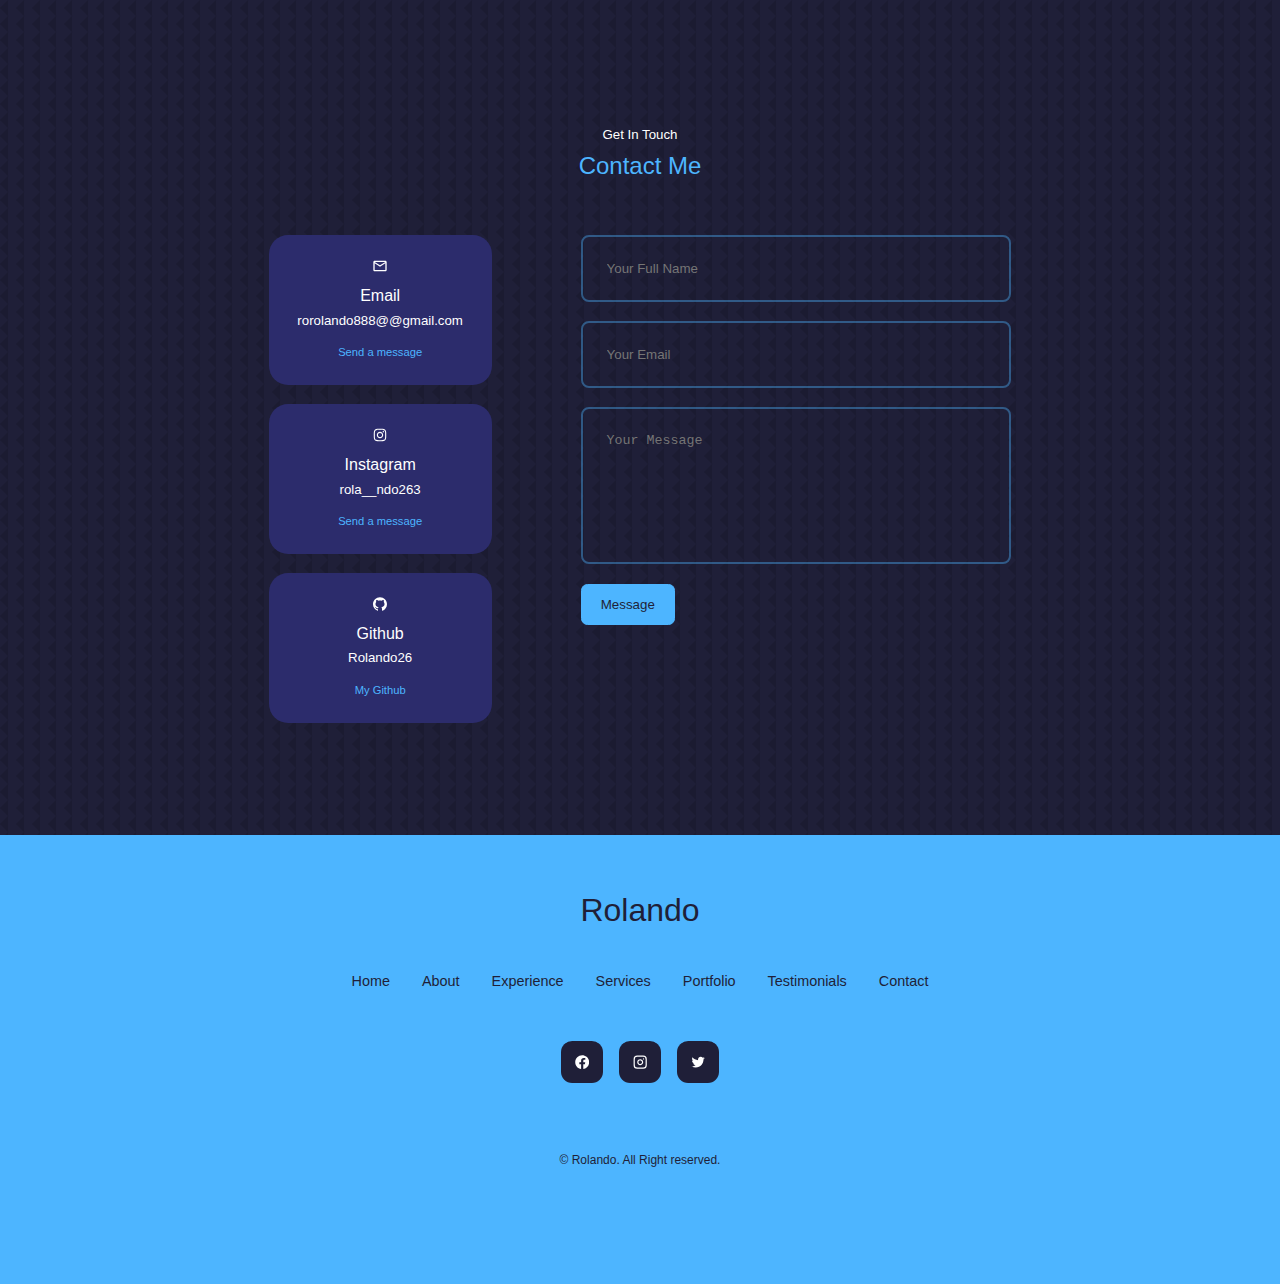
<file: portfolio/index.html>
<!doctype html>
<html lang="en">
    <head><meta charset="UTF-8">
        <meta http-equiv="X-UA-Compatible" content="IE=edge">
        <meta name="viewport" content="width=device-width,initial-scale=1">
        <title>Portofolio Website Rolando</title><script defer="defer" src="/portfolio/static/js/main.4b83a279.js">
        </script><link href="/portfolio/static/css/main.dca6f46d.css" rel="stylesheet">
</head>
<body>
    <div id="root"></div>
</body>
</html>
</file>
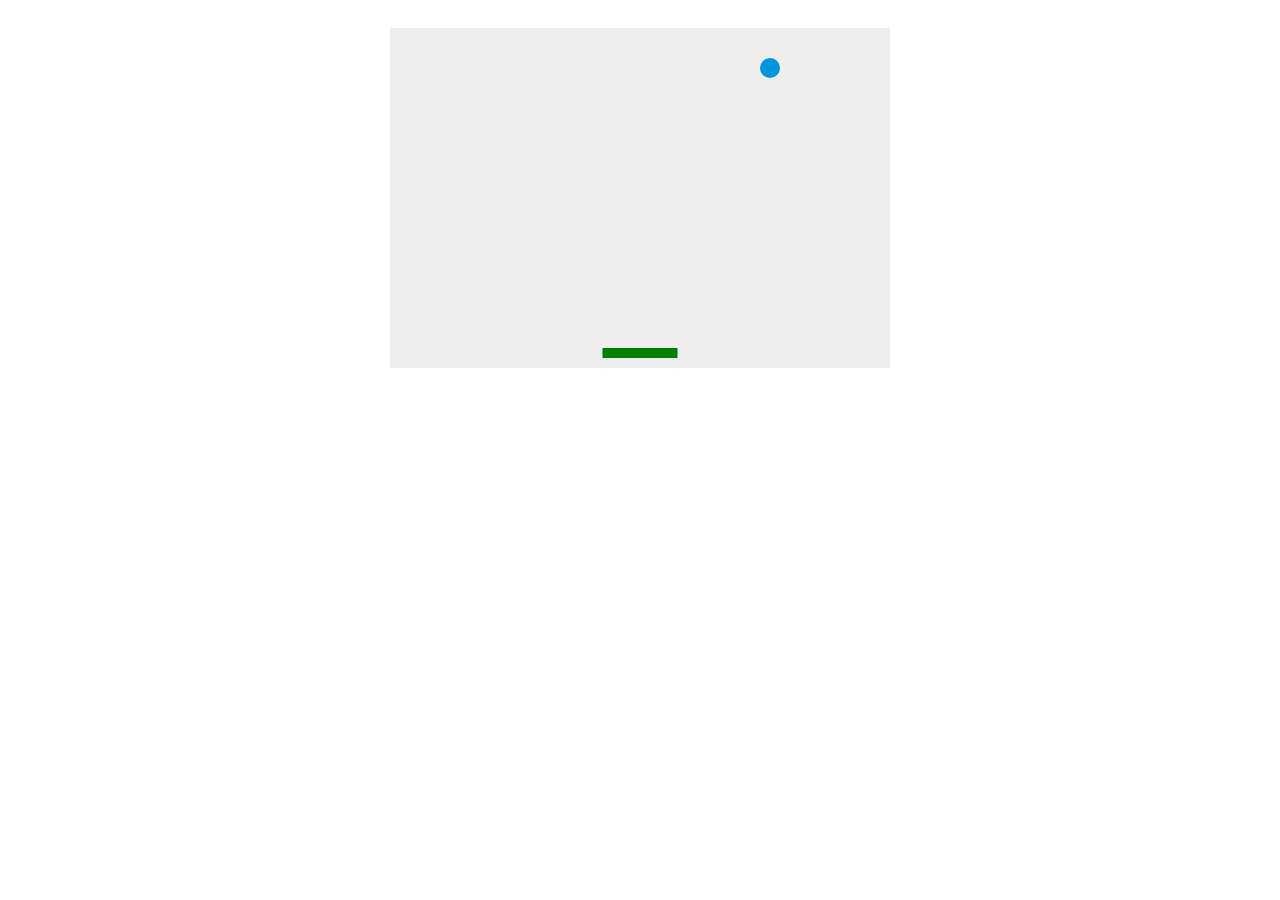
<file: game/Game_BreakOut.html>
<!DOCTYPE html>
<html>
    <head>

        <meta charset="UTF-8">
        <title>BreakOut Game</title>
        <style>
        * {
            padding:10px; margin:10;
        }

        canvas{
            background:#eee; display:block;
            margin:0 auto;
        }

    </style>

    </head>

    <body>
        <canvas id="myCanvas" width="480" height="320"></canvas>

        <script>
            var canvas = document.getElementById("myCanvas");
            var ctx = canvas.getContext("2d");

            var ballRadius = 10;
            
            var x = canvas.width/2;
            var y = canvas.height/2;

            var dx = 2;
            var dy = -2;

            var paddleHeight = 10;
            var paddleWidth = 75;
            var paddleX = (canvas.width-paddleWidth)/2;

            var rightPressed = false;
            var leftPressed = false;

            document.addEventListener("keydown", keyDownHandler, false);
            document.addEventListener("keyup", keyUpHandler, false);

            function keyDownHandler(e) {
                if(e.key == "Right" || e.key == "ArrowRight"){
                    rightPressed = true;
                }else if(e.key == "Left" || e.key == "ArrowLeft"){
                    leftPressed = true;
                }
            }

            function keyUpHandler(e) {
                if(e.key == "Right" || e.key == "ArrowRight"){
                    rightPressed = false;
                }
                else if(e.key == "Left" || e.key == "ArrowLeft"){
                    leftPressed = false;
                }
            }

            function drawPaddle() {
                ctx.beginPath();
                ctx.rect(paddleX, canvas.height-paddleHeight, paddleWidth, paddleHeight);
                ctx.fillStyle = "green";
                ctx.fill();
                ctx.closePath();
            }

            function drawBall() {
                ctx.beginPath();
                ctx.arc(x, y,ballRadius,0,Math.PI*2);
                ctx.fillStyle = "#0095DD";
                ctx.fill();
                ctx.closePath();
            }



            function draw() {
                ctx.clearRect(0,0, canvas.width, canvas.height);
                drawBall();
                drawPaddle();

                if(x + dx > canvas.width-ballRadius || x + dx < ballRadius){
                    dx = -dx;
                }

                if(y + dy < ballRadius){
                    dy = -dy;
                }else if(y + dy > canvas.height-ballRadius){
                    if(x > paddleX && x < paddleX + paddleWidth){
                        dy = -dy;
                    }
                    else{
                        alert("Game Over");
                    document.location.reload();
                    clearInterval(interval); //Need for end of the game 
                    }   
                }

                if(rightPressed && paddleX < canvas.width-paddleWidth){
                    paddleX += 7;
                } 
                else if(leftPressed && paddleX > 0 ){
                    paddleX -= 7;
                }

                x += dx;    
                y += dy;
            }

            var interval = setInterval(draw,10);

        </script>

    </body>
</html>
</file>
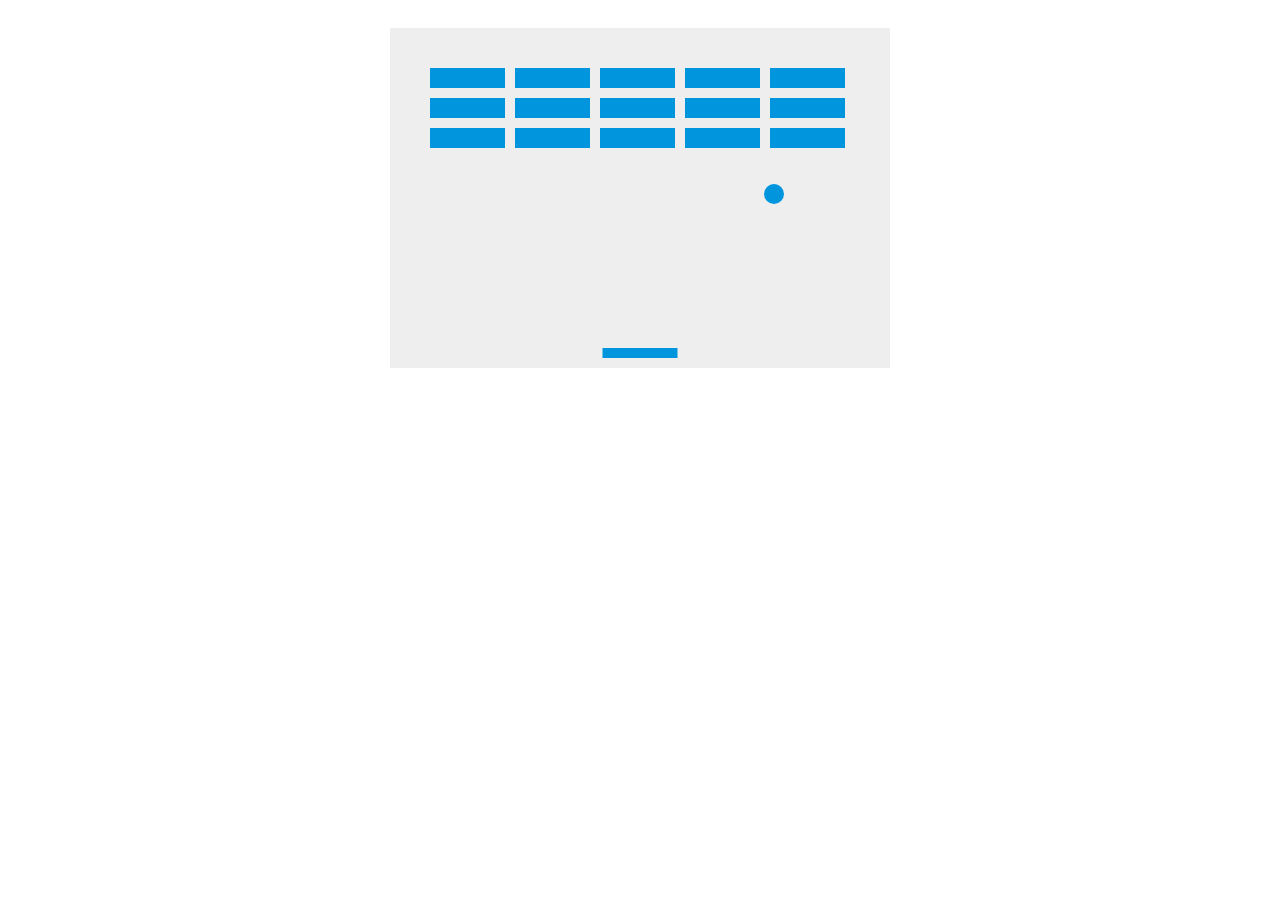
<file: game/game_breakout.html>
<!DOCTYPE html>
<html>
    <head>

        <meta charset="UTF-8">
        <title>BreakOut Game</title>
        <style>
        * {
            padding:10px; margin:10;
        }

        canvas{
            background:#eee; display:block;
            margin:0 auto;
        }

    </style>

    </head>

    <body>
        <canvas id="myCanvas" width="480" height="320"></canvas>

        <script>
var canvas = document.getElementById("myCanvas");
var ctx = canvas.getContext("2d");
var ballRadius = 10;
var x = canvas.width / 2;
var y = canvas.height - 30;
var dx = 2;
var dy = -2;
var paddleHeight = 10;
var paddleWidth = 75;
var paddleX = (canvas.width - paddleWidth) / 2;
var rightPressed = false;
var leftPressed = false;
var brickRowCount = 3;
var brickColumnCount = 5;
var brickWidth = 75;
var brickHeight = 20;
var brickPadding = 10;
var brickOffsetTop = 30;
var brickOffsetLeft = 30;

var bricks = [];
for (var c = 0; c < brickColumnCount; c++) {
    bricks[c] = [];
    for (var r = 0; r < brickRowCount; r++) {
        bricks[c][r] = { x: 0, y: 0, status: 1 };
    }
}

document.addEventListener("keydown", keyDownHandler, false);
document.addEventListener("keyup", keyUpHandler, false);

function keyDownHandler(e) {
    if (e.key == "Right" || e.key == "ArrowRight") {
        rightPressed = true;
    }
    else if (e.key == "Left" || e.key == "ArrowLeft") {
        leftPressed = true;
    }
}

function keyUpHandler(e) {
    if (e.key == "Right" || e.key == "ArrowRight") {
        rightPressed = false;
    }
    else if (e.key == "Left" || e.key == "ArrowLeft") {
        leftPressed = false;
    }
}
function collisionDetection() {
    for (var c = 0; c < brickColumnCount; c++) {
        for (var r = 0; r < brickRowCount; r++) {
            var b = bricks[c][r];
            if (b.status == 1) {
                if (x > b.x && x < b.x + brickWidth && y > b.y && y < b.y + brickHeight) {
                    dy = -dy;
                    b.status = 0;
                }
            }
        }
    }
}
function drawBall() {
    ctx.beginPath();
    ctx.arc(x, y, ballRadius, 0, Math.PI * 2);
    ctx.fillStyle = "#0095DD";
    ctx.fill();
    ctx.closePath();
}
function drawPaddle() {
    ctx.beginPath();
    ctx.rect(paddleX, canvas.height - paddleHeight, paddleWidth, paddleHeight);
    ctx.fillStyle = "#0095DD";
    ctx.fill();
    ctx.closePath();
}
function drawBricks() {
    for (var c = 0; c < brickColumnCount; c++) {
        for (var r = 0; r < brickRowCount; r++) {
            if (bricks[c][r].status == 1) {
                var brickX = (c * (brickWidth + brickPadding)) + brickOffsetLeft;
                var brickY = (r * (brickHeight + brickPadding)) + brickOffsetTop;
                bricks[c][r].x = brickX;
                bricks[c][r].y = brickY;
                ctx.beginPath();
                ctx.rect(brickX, brickY, brickWidth, brickHeight);
                ctx.fillStyle = "#0095DD";
                ctx.fill();
                ctx.closePath();
            }
        }
    }
}

function draw() {
    ctx.clearRect(0, 0, canvas.width, canvas.height);
    drawBricks();
    drawBall();
    drawPaddle();
    collisionDetection();

    if (x + dx > canvas.width - ballRadius || x + dx < ballRadius) {
        dx = -dx;
    }
    if (y + dy < ballRadius) {
        dy = -dy;
    }
    else if (y + dy > canvas.height - ballRadius) {
        if (x > paddleX && x < paddleX + paddleWidth) {
            if (y = y - paddleHeight) {
                dy = -dy;
            }
        }
        else {
            alert("GAME OVER");
            document.location.reload();
            clearInterval(interval); // Needed for Chrome to end game
        }
    }

    if (rightPressed && paddleX < canvas.width - paddleWidth) {
        paddleX += 7;
    }
    else if (leftPressed && paddleX > 0) {
        paddleX -= 7;
    }

    x += dx;
    y += dy;
}

var interval = setInterval(draw, 10);

        </script>

    </body>
</html>
</file>
<file: assets/styles/main.css>
@import url('https://fonts.googleapis.com/css2?family=Quicksand:wght@400;700&display=swap');

body{
    font-family:'Quicksand', sans-serif;
    margin:0;
    padding:0;
}


h2,h3,h4{
    color: #69d2e7;
}

header{
    display:inline;
}

.jumbotron{
    font-size: 20px;
    padding: 60px;
    background-color: #54a0ff;
    text-align:center;
    color:white;
}

nav{
    background-color:#c6d4e1;
    padding: 5px;
    position:sticky;
    top:0;
}

nav a{
    font-size: 18px;
    font-weight: 400;
    text-decoration:none;
    color:white;
}

nav a:hover{
    font-weight:bold;
}

nav li{
    display:inline;
    margin-right:20px;
    list-style-type:none;
}


    footer{
        padding:20px;
        color:white;
        background-color: #00a2c6;
        text-align:center;
        font-weight:bold;
    }

    main{
        padding:20px;
        overflow:auto;
        
    }

    #content{
        float:left;
        width: 75%;
    }

    .feature-image{
        width:100%;
        object-fit:cover;
        max-height:300px;
        object-position: center;
    }

    .feature-image-about{
        width:100%;
        object-fit:cover;
        max-height:300px;
        object-position: center;
        
    }

    .card{
        box-shadow: 0 4px 8px 0 rgba(0, 0, 0, 0.2);
        border-radius: 5px;
        padding:20px;
        margin-top: 20px;
        
    }

    aside{
        float:right;
        width:25%;
        padding-left:20px;
    }

    * {
        box-sizing:border-box;

    }


    @media screen and (max-width: 1000px) {
        #content, aside{
            width: 100%;
            padding:0;
        }

        .feature-image-about{
            width:100%;
            object-fit:cover;
            max-height:300px;
            object-position: top;
        }
      
    }
</file>
<file: portfolio/static/css/main.dca6f46d.css>
header{height:120vh;overflow:hidden;padding-top:7rem}.header__container{height:100%;position:relative;text-align:center}.cta{display:flex;gap:1.2rem;justify-content:center;margin-top:2.5rem}.header__socials{align-items:center;bottom:3rem;display:flex;flex-direction:column;gap:.8rem;left:0;position:absolute}.header__socials:after{background:var(--color-primary);content:"";height:2rem;width:1px}.me{background:linear-gradient(var(--color-primary),transparent);border-radius:12rem 12rem 0 0;height:30rem;left:calc(50% - 11rem);margin-top:4rem;overflow:hidden;padding:5rem 1.5rem 1.5rem;position:absolute;width:22rem}.scroll__down{bottom:5rem;font-size:.9rem;font-weight:300;position:absolute;right:-2.3rem;-webkit-transform:rotate(90deg);transform:rotate(90deg)}@media screen and (max-width:1024px){header{height:68vh}}@media screen and (max-width:600px){header{height:100vh}.header__socials,.scroll__down{display:none}}nav{-webkit-backdrop-filter:blur(15px);backdrop-filter:blur(15px);background:rgba(0,0,0,.3);border-radius:3rem;bottom:2rem;display:block;gap:.8rem;left:50%;padding:.7rem 1.7rem;position:fixed;-webkit-transform:translateX(-50%);transform:translateX(-50%);width:-webkit-max-content;width:max-content;z-index:2}nav,nav a{display:flex}nav a{background:transparent;border-radius:50%;color:var(--color-light);font-size:1.1rem;padding:.9rem}nav a:hover{background:rgba(0,0,0,.3)}nav a.active{background:var(--color-primary);color:var(--color-bg)}.about__container{grid-gap:15%;display:grid;gap:15%;grid-template-columns:35% 50%}.about__me{aspect-ratio:1/1;background:linear-gradient(45deg,transparent,var(--color-primary),transparent);border-radius:2rem;display:grid;place-items:center;width:100%}.about__me-image{border-radius:2rem;overflow:hidden;-webkit-transform:rotate(10deg);transform:rotate(10deg);transition:var(--transition)}.about__me-image:hover{-webkit-transform:rotate(0);transform:rotate(0)}.about__cards{grid-gap:1.5rem;display:grid;gap:1.5rem;grid-template-columns:repeat(3,1fr)}.about__card{background:var(--color-bg-variant);border:1px solid transparent;border-radius:1rem;padding:2rem;text-align:center;transition:var(--transition)}.about__card:hover{background:transparent;border-color:var(--color-primary-variant);cursor:default}.about__icon{color:var(--color-primary);font-size:1.4rem;margin-bottom:1rem}.about__card h5{font-size:.95rem}.about__card small{font-size:.7rem}.about__content p{color:var(--color-light);margin:2rem 0 2.6rem}@media screen and (max-width:1024px){.about__container{gap:0;grid-template-columns:1fr}.about__me{margin:2rem auto 4rem;width:50%}.about__content p{margin:1rem 0 1.5rem}}@media screen and (max-width:600px){.about__me{margin:0 auto 3rem;width:65%}.about__cards{gap:1rem;grid-template-columns:1fr 1fr}.about__content{text-align:center}.about__content p{margin:1.5rem 0}}.experience__container{grid-gap:2rem;display:grid;gap:2rem;grid-template-columns:1fr 1fr}.experience__container>div{background:var(--color-bg-variant);border:1px solid transparent;border-radius:2rem;padding:2.4rem 5rem;transition:var(--transition)}.experience__container>div:hover{background:transparent;border-color:var(--color-primary-variant);cursor:default}.experience__container>div h3{color:var(--color-primary);margin-bottom:2rem;text-align:center}.experience__content{grid-row-gap:2rem;display:grid;grid-template-columns:1fr 1fr;row-gap:2rem}.experience__details{display:flex;gap:1rem}.experience__details-icon{color:var(--color-primary);margin-top:6px}@media screen and (max-width:1024px){.experience__container{grid-template-columns:1fr}.experience__container>div{margin:0 auto;padding:2rem;width:80%}.experience__content{padding:1rem}}@media screen and (max-width:600px){.experience__container{gap:1rem}.experience__container>div{padding:2rem 1rem;width:100%}}.services__container{grid-gap:3rem;display:grid;gap:3rem;grid-template-columns:repeat(3,1fr)}.service{background:var(--color-bg-variant);border:1px solid var(--color-primary);border-radius:0 0 2rem 2rem;height:-webkit-fit-content;height:-moz-fit-content;height:fit-content;transition:var(--transition)}.service:hover{background:transparent;border-color:var(--color-primary-variant);cursor:default}.service__head{background:var(--color-primary);border-radius:0 0 2rem 2rem;box-shadow:0 2rem 1rem rgba(0,0,0,.1);padding:2rem}.service__head h3{color:var(--color-bg);font-size:1rem;text-align:center}.service__list{padding:2rem}.service__list li{display:flex;gap:1rem;margin-bottom:.8rem}.service__list-icon{color:var(--color-primary);margin-top:2px}.service__list p{font-size:.9rem}@media screen and (max-width:1024px){.services__container{gap:2rem;grid-template-columns:1fr 1fr}.service{height:auto}}@media screen and (max-width:600px){.services__container{gap:1.5rem;grid-template-columns:1fr}}.portfolio__container{grid-gap:2.5rem;display:grid;gap:2.5rem;grid-template-columns:repeat(3,1fr)}.portfolio__item{background:var(--color-bg-variant);border:1px solid transparent;border-radius:2rem;padding:1.2rem;transition:var(--transition)}.portfolio__item:hover{background:transparent;border-color:var(--color-primary-variant)}.portfolio__item-image{border-radius:1.5rem;overflow:hidden}.portfolio__item h3{margin:1.2rem 0 2rem}.portfolio__item-cta{display:flex;gap:1rem;margin-bottom:1rem}@media screen and (max-width:1024px){.portfolio__container{gap:1.2rem;grid-template-columns:1fr 1fr}}@media screen and (max-width:600px){.portfolio__container{gap:1rem;grid-template-columns:1fr}}.container.testimonials__container{padding-bottom:4rem;width:40%}.client__avatar{aspect-ratio:1/1;border:.4rem solid var(--color-primary-variant);border-radius:50%;margin:0 auto 1rem;overflow:hidden;width:4rem}.testimonial{background:var(--color-primary-variant);border-radius:2rem;padding:2rem;text-align:center;-webkit-user-select:none;user-select:none}.client__review{color:var(--color-light);display:block;font-weight:300;margin:.8rem auto 0;width:80%}@media screen and (max-width:1024px){.container{width:60%}}@media screen and (max-width:600px){.client__review,.container.testimonials__container{width:var(--container-width-sm)}}@font-face{font-family:swiper-icons;font-style:normal;font-weight:400;src:url("data:application/font-woff;charset=utf-8;base64, [base64]//wADZ2x5ZgAAAywAAADMAAAD2MHtryVoZWFkAAABbAAAADAAAAA2E2+eoWhoZWEAAAGcAAAAHwAAACQC9gDzaG10eAAAAigAAAAZAAAArgJkABFsb2NhAAAC0AAAAFoAAABaFQAUGG1heHAAAAG8AAAAHwAAACAAcABAbmFtZQAAA/gAAAE5AAACXvFdBwlwb3N0AAAFNAAAAGIAAACE5s74hXjaY2BkYGAAYpf5Hu/j+W2+MnAzMYDAzaX6QjD6/4//Bxj5GA8AuRwMYGkAPywL13jaY2BkYGA88P8Agx4j+/8fQDYfA1AEBWgDAIB2BOoAeNpjYGRgYNBh4GdgYgABEMnIABJzYNADCQAACWgAsQB42mNgYfzCOIGBlYGB0YcxjYGBwR1Kf2WQZGhhYGBiYGVmgAFGBiQQkOaawtDAoMBQxXjg/wEGPcYDDA4wNUA2CCgwsAAAO4EL6gAAeNpj2M0gyAACqxgGNWBkZ2D4/wMA+xkDdgAAAHjaY2BgYGaAYBkGRgYQiAHyGMF8FgYHIM3DwMHABGQrMOgyWDLEM1T9/w8UBfEMgLzE////P/5//f/V/xv+r4eaAAeMbAxwIUYmIMHEgKYAYjUcsDAwsLKxc3BycfPw8jEQA/[base64]/uznmfPFBNODM2K7MTQ45YEAZqGP81AmGGcF3iPqOop0r1SPTaTbVkfUe4HXj97wYE+yNwWYxwWu4v1ugWHgo3S1XdZEVqWM7ET0cfnLGxWfkgR42o2PvWrDMBSFj/IHLaF0zKjRgdiVMwScNRAoWUoH78Y2icB/yIY09An6AH2Bdu/UB+yxopYshQiEvnvu0dURgDt8QeC8PDw7Fpji3fEA4z/PEJ6YOB5hKh4dj3EvXhxPqH/SKUY3rJ7srZ4FZnh1PMAtPhwP6fl2PMJMPDgeQ4rY8YT6Gzao0eAEA409DuggmTnFnOcSCiEiLMgxCiTI6Cq5DZUd3Qmp10vO0LaLTd2cjN4fOumlc7lUYbSQcZFkutRG7g6JKZKy0RmdLY680CDnEJ+UMkpFFe1RN7nxdVpXrC4aTtnaurOnYercZg2YVmLN/d/gczfEimrE/fs/bOuq29Zmn8tloORaXgZgGa78yO9/cnXm2BpaGvq25Dv9S4E9+5SIc9PqupJKhYFSSl47+Qcr1mYNAAAAeNptw0cKwkAAAMDZJA8Q7OUJvkLsPfZ6zFVERPy8qHh2YER+3i/BP83vIBLLySsoKimrqKqpa2hp6+jq6RsYGhmbmJqZSy0sraxtbO3sHRydnEMU4uR6yx7JJXveP7WrDycAAAAAAAH//wACeNpjYGRgYOABYhkgZgJCZgZNBkYGLQZtIJsFLMYAAAw3ALgAeNolizEKgDAQBCchRbC2sFER0YD6qVQiBCv/H9ezGI6Z5XBAw8CBK/m5iQQVauVbXLnOrMZv2oLdKFa8Pjuru2hJzGabmOSLzNMzvutpB3N42mNgZGBg4GKQYzBhYMxJLMlj4GBgAYow/P/PAJJhLM6sSoWKfWCAAwDAjgbRAAB42mNgYGBkAIIbCZo5IPrmUn0hGA0AO8EFTQAA")}:root{--swiper-theme-color:#007aff}.swiper{list-style:none;margin-left:auto;margin-right:auto;overflow:hidden;padding:0;position:relative;z-index:1}.swiper-vertical>.swiper-wrapper{flex-direction:column}.swiper-wrapper{box-sizing:initial;display:flex;height:100%;position:relative;transition-property:-webkit-transform;transition-property:transform;transition-property:transform,-webkit-transform;width:100%;z-index:1}.swiper-android .swiper-slide,.swiper-wrapper{-webkit-transform:translateZ(0);transform:translateZ(0)}.swiper-pointer-events{touch-action:pan-y}.swiper-pointer-events.swiper-vertical{touch-action:pan-x}.swiper-slide{flex-shrink:0;height:100%;position:relative;transition-property:-webkit-transform;transition-property:transform;transition-property:transform,-webkit-transform;width:100%}.swiper-slide-invisible-blank{visibility:hidden}.swiper-autoheight,.swiper-autoheight .swiper-slide{height:auto}.swiper-autoheight .swiper-wrapper{align-items:flex-start;transition-property:height,-webkit-transform;transition-property:transform,height;transition-property:transform,height,-webkit-transform}.swiper-backface-hidden .swiper-slide{-webkit-backface-visibility:hidden;backface-visibility:hidden;-webkit-transform:translateZ(0);transform:translateZ(0)}.swiper-3d,.swiper-3d.swiper-css-mode .swiper-wrapper{-webkit-perspective:1200px;perspective:1200px}.swiper-3d .swiper-cube-shadow,.swiper-3d .swiper-slide,.swiper-3d .swiper-slide-shadow,.swiper-3d .swiper-slide-shadow-bottom,.swiper-3d .swiper-slide-shadow-left,.swiper-3d .swiper-slide-shadow-right,.swiper-3d .swiper-slide-shadow-top,.swiper-3d .swiper-wrapper{-webkit-transform-style:preserve-3d;transform-style:preserve-3d}.swiper-3d .swiper-slide-shadow,.swiper-3d .swiper-slide-shadow-bottom,.swiper-3d .swiper-slide-shadow-left,.swiper-3d .swiper-slide-shadow-right,.swiper-3d .swiper-slide-shadow-top{height:100%;left:0;pointer-events:none;position:absolute;top:0;width:100%;z-index:10}.swiper-3d .swiper-slide-shadow{background:rgba(0,0,0,.15)}.swiper-3d .swiper-slide-shadow-left{background-image:linear-gradient(270deg,rgba(0,0,0,.5),transparent)}.swiper-3d .swiper-slide-shadow-right{background-image:linear-gradient(90deg,rgba(0,0,0,.5),transparent)}.swiper-3d .swiper-slide-shadow-top{background-image:linear-gradient(0deg,rgba(0,0,0,.5),transparent)}.swiper-3d .swiper-slide-shadow-bottom{background-image:linear-gradient(180deg,rgba(0,0,0,.5),transparent)}.swiper-css-mode>.swiper-wrapper{-ms-overflow-style:none;overflow:auto;scrollbar-width:none}.swiper-css-mode>.swiper-wrapper::-webkit-scrollbar{display:none}.swiper-css-mode>.swiper-wrapper>.swiper-slide{scroll-snap-align:start start}.swiper-horizontal.swiper-css-mode>.swiper-wrapper{scroll-snap-type:x mandatory}.swiper-vertical.swiper-css-mode>.swiper-wrapper{scroll-snap-type:y mandatory}.swiper-centered>.swiper-wrapper:before{content:"";flex-shrink:0;order:9999}.swiper-centered.swiper-horizontal>.swiper-wrapper>.swiper-slide:first-child{-webkit-margin-start:var(--swiper-centered-offset-before);margin-inline-start:var(--swiper-centered-offset-before)}.swiper-centered.swiper-horizontal>.swiper-wrapper:before{height:100%;min-height:1px;width:var(--swiper-centered-offset-after)}.swiper-centered.swiper-vertical>.swiper-wrapper>.swiper-slide:first-child{-webkit-margin-before:var(--swiper-centered-offset-before);margin-block-start:var(--swiper-centered-offset-before)}.swiper-centered.swiper-vertical>.swiper-wrapper:before{height:var(--swiper-centered-offset-after);min-width:1px;width:100%}.swiper-centered>.swiper-wrapper>.swiper-slide{scroll-snap-align:center center}.swiper-pagination{position:absolute;text-align:center;-webkit-transform:translateZ(0);transform:translateZ(0);transition:opacity .3s;z-index:10}.swiper-pagination.swiper-pagination-hidden{opacity:0}.swiper-pagination-disabled>.swiper-pagination,.swiper-pagination.swiper-pagination-disabled{display:none!important}.swiper-horizontal>.swiper-pagination-bullets,.swiper-pagination-bullets.swiper-pagination-horizontal,.swiper-pagination-custom,.swiper-pagination-fraction{bottom:10px;left:0;width:100%}.swiper-pagination-bullets-dynamic{font-size:0;overflow:hidden}.swiper-pagination-bullets-dynamic .swiper-pagination-bullet{position:relative;-webkit-transform:scale(.33);transform:scale(.33)}.swiper-pagination-bullets-dynamic .swiper-pagination-bullet-active,.swiper-pagination-bullets-dynamic .swiper-pagination-bullet-active-main{-webkit-transform:scale(1);transform:scale(1)}.swiper-pagination-bullets-dynamic .swiper-pagination-bullet-active-prev{-webkit-transform:scale(.66);transform:scale(.66)}.swiper-pagination-bullets-dynamic .swiper-pagination-bullet-active-prev-prev{-webkit-transform:scale(.33);transform:scale(.33)}.swiper-pagination-bullets-dynamic .swiper-pagination-bullet-active-next{-webkit-transform:scale(.66);transform:scale(.66)}.swiper-pagination-bullets-dynamic .swiper-pagination-bullet-active-next-next{-webkit-transform:scale(.33);transform:scale(.33)}.swiper-pagination-bullet{background:#000;background:var(--swiper-pagination-bullet-inactive-color,#000);border-radius:50%;display:inline-block;height:8px;height:var(--swiper-pagination-bullet-height,var(--swiper-pagination-bullet-size,8px));opacity:.2;opacity:var(--swiper-pagination-bullet-inactive-opacity,.2);width:8px;width:var(--swiper-pagination-bullet-width,var(--swiper-pagination-bullet-size,8px))}button.swiper-pagination-bullet{-webkit-appearance:none;appearance:none;border:none;box-shadow:none;margin:0;padding:0}.swiper-pagination-clickable .swiper-pagination-bullet{cursor:pointer}.swiper-pagination-bullet:only-child{display:none!important}.swiper-pagination-bullet-active{background:var(--swiper-theme-color);background:var(--swiper-pagination-color,var(--swiper-theme-color));opacity:1;opacity:var(--swiper-pagination-bullet-opacity,1)}.swiper-pagination-vertical.swiper-pagination-bullets,.swiper-vertical>.swiper-pagination-bullets{right:10px;top:50%;-webkit-transform:translate3d(0,-50%,0);transform:translate3d(0,-50%,0)}.swiper-pagination-vertical.swiper-pagination-bullets .swiper-pagination-bullet,.swiper-vertical>.swiper-pagination-bullets .swiper-pagination-bullet{display:block;margin:6px 0;margin:var(--swiper-pagination-bullet-vertical-gap,6px) 0}.swiper-pagination-vertical.swiper-pagination-bullets.swiper-pagination-bullets-dynamic,.swiper-vertical>.swiper-pagination-bullets.swiper-pagination-bullets-dynamic{top:50%;-webkit-transform:translateY(-50%);transform:translateY(-50%);width:8px}.swiper-pagination-vertical.swiper-pagination-bullets.swiper-pagination-bullets-dynamic .swiper-pagination-bullet,.swiper-vertical>.swiper-pagination-bullets.swiper-pagination-bullets-dynamic .swiper-pagination-bullet{display:inline-block;transition:transform .2s,top .2s}.swiper-horizontal>.swiper-pagination-bullets .swiper-pagination-bullet,.swiper-pagination-horizontal.swiper-pagination-bullets .swiper-pagination-bullet{margin:0 4px;margin:0 var(--swiper-pagination-bullet-horizontal-gap,4px)}.swiper-horizontal>.swiper-pagination-bullets.swiper-pagination-bullets-dynamic,.swiper-pagination-horizontal.swiper-pagination-bullets.swiper-pagination-bullets-dynamic{left:50%;-webkit-transform:translateX(-50%);transform:translateX(-50%);white-space:nowrap}.swiper-horizontal>.swiper-pagination-bullets.swiper-pagination-bullets-dynamic .swiper-pagination-bullet,.swiper-pagination-horizontal.swiper-pagination-bullets.swiper-pagination-bullets-dynamic .swiper-pagination-bullet{transition:transform .2s,left .2s}.swiper-horizontal.swiper-rtl>.swiper-pagination-bullets-dynamic .swiper-pagination-bullet{transition:transform .2s,right .2s}.swiper-pagination-progressbar{background:rgba(0,0,0,.25);position:absolute}.swiper-pagination-progressbar .swiper-pagination-progressbar-fill{background:var(--swiper-theme-color);background:var(--swiper-pagination-color,var(--swiper-theme-color));height:100%;left:0;position:absolute;top:0;-webkit-transform:scale(0);transform:scale(0);-webkit-transform-origin:left top;transform-origin:left top;width:100%}.swiper-rtl .swiper-pagination-progressbar .swiper-pagination-progressbar-fill{-webkit-transform-origin:right top;transform-origin:right top}.swiper-horizontal>.swiper-pagination-progressbar,.swiper-pagination-progressbar.swiper-pagination-horizontal,.swiper-pagination-progressbar.swiper-pagination-vertical.swiper-pagination-progressbar-opposite,.swiper-vertical>.swiper-pagination-progressbar.swiper-pagination-progressbar-opposite{height:4px;left:0;top:0;width:100%}.swiper-horizontal>.swiper-pagination-progressbar.swiper-pagination-progressbar-opposite,.swiper-pagination-progressbar.swiper-pagination-horizontal.swiper-pagination-progressbar-opposite,.swiper-pagination-progressbar.swiper-pagination-vertical,.swiper-vertical>.swiper-pagination-progressbar{height:100%;left:0;top:0;width:4px}.swiper-pagination-lock{display:none}.container.contact__container{grid-gap:12%;display:grid;gap:12%;grid-template-columns:30% 58%;width:58%}.contact__options{display:flex;flex-direction:column;gap:1.2rem}.contact__option{background:var(--color-bg-variant);border:1px solid transparent;border-radius:1.2rem;padding:1.2rem;text-align:center;transition:var(--transition)}.contact__option:hover{background:transparent;border-color:var(--color-primary-variant)}.contact__option-icon{font-size:1.5rem;margin-bottom:.5rem}.contact__option a{display:inline-block;font-size:.7rem;margin-top:.7rem}form{display:flex;flex-direction:column;gap:1.2rem}input,textarea{background:transparent;border:2px solid var(--color-primary-variant);border-radius:.5rem;color:var(--color-white);padding:1.5rem;resize:none;width:100%}@media screen and (max-width:1024px){.container.contact__container{gap:2rem;grid-template-columns:1fr}}@media screen and (max-width:600px){.container.contact__container{width:var(--container-width-sm)}}footer{background:var(--color-primary);font-size:.9rem;margin-top:7rem;padding:3rem 0;text-align:center}footer a{color:var(--color-bg)}.footer__logo{display:inline-block;font-size:2rem;font-weight:500;margin-bottom:2rem}.permalinks{flex-wrap:wrap;gap:2rem;margin:0 auto 3rem}.footer__socials,.permalinks{display:flex;justify-content:center}.footer__socials{gap:1rem;margin-bottom:4rem}.footer__socials a{background:var(--color-bg);border:1px solid transparent;border-radius:.7rem;color:var(--color-white);display:flex;padding:.8rem}.footer__socials a:hover{background:transparent;border-color:var(--color-bg);color:var(--color-bg)}.footer__copyright{color:var(--color-bg);margin-bottom:4rem}@media screen and (max-width:600px){.permalinks{flex-direction:column;gap:1.5rem}.footer__socials{margin-bottom:2.6rem}}*{border:0;box-sizing:border-box;list-style:none;margin:0;outline:0;padding:0;text-decoration:none}:root{--color-bg:#1f1f38;--color-bg-variant:#2c2c6c;--color-primary:#4db5ff;--color-primary-variant:rgba(77,181,255,.4);--color-white:#fff;--color-light:hsla(0,0%,100%,.6);--transition:all 400ms ease;--container-width-lg:75%;--container-width-md:86%;--container-width-sm:90%}html{scroll-behavior:smooth}::-webkit-scrollbar{display:none}body{background:#1f1f38;background:var(--color-bg);background-image:url([data-uri]);color:#fff;color:var(--color-white);font-family:Poppins,sans-serif;line-height:1.7}.container{margin:0 auto;width:75%;width:var(--container-width-lg)}h1,h2,h3,h4,h5{font-weight:500}h1{font-size:2.5 rem}section{margin-top:8rem}section>h2,section>h5{color:var (--color-light);text-align:center}section>h2{color:#4db5ff;color:var(--color-primary);margin-bottom:3rem}.text-light{color:hsla(0,0%,100%,.6);color:var(--color-light)}a{color:#4db5ff;color:var(--color-primary);transition:all .4s ease;transition:var(--transition)}.btn,a:hover{color:#fff;color:var(--color-white)}.btn{border:1px solid #4db5ff;border:1px solid var(--color-primary);border-radius:.4rem;cursor:pointer;display:inline-block;padding:.75rem 1.2rem;transition:all .4s ease;transition:var(--transition);width:-webkit-max-content;width:max-content}.btn:hover{background:#fff;background:var(--color-white);border-color:transparent}.btn-primary,.btn:hover{color:#1f1f38;color:var(--color-bg)}.btn-primary{background:#4db5ff;background:var(--color-primary)}img{display:block;object-fit:cover;width:100%}@media screen and (max-width:1024px){.container{width:86%;width:var(--container-width-md)}section{margin-top:6rem}}@media screen and (max-width:600px){.container{width:90%;width:var(--container-width-sm)}section>h2{margin-bottom:2rem}}
/*# sourceMappingURL=main.dca6f46d.css.map*/
</file>
<file: Catering/css/style.css>
/* Brand Colors What I Eat */
:root {
    --green      : #3e5715;
    --orange     : #dc7952;
    --beige      : #e0d4be;
    --soft-cream : #f4eee6;
    --dark-green : #2c3f0f;
}

/* Reset & Base */
* { margin: 0; padding: 0; box-sizing: border-box; }

body {
    font-family: 'Poppins', sans-serif;
    line-height: 1.6;
    color: #333;
    background: var(--soft-cream);
}

a { text-decoration: none; color: inherit; }

/* Typography */
h1, h2, h3, .logo h1 {
    font-family: 'Super Senior', sans-serif;
    font-weight: 800;
    color: var(--green);
    
}

.logo span { 
    color: var(--green); 
    font-family: 'Poppins', sans-serif;
}

/* Header & Navbar */
.header {
    background: #ffffffee;
    backdrop-filter: blur(10px);
    position: fixed;
    width: 100%;
    top: 0;
    z-index: 1000;
    box-shadow: 0 2px 15px rgba(0,0,0,0.1);
}

.nav {
    max-width: 1200px;
    margin: 0 auto;
    padding: 1rem 2rem;
    display: flex;
    justify-content: space-between;
    align-items: center;
    height: 70px;
}

.logo h1 { font-size: 2.1rem; margin: 0; }

.nav-menu {
    list-style: none;
    display: flex;
    gap: 2.8rem;
}

.nav-menu a {
    font-weight: 600;
    color: var(--green);
    transition: color .3s;
}

.nav-menu a:hover { color: var(--orange); }


.hamburger span { 
    background: var(--green);
    width: 30px;
    height: 30px;
    background: var(--green);
    border-radius: 3px;
    transition: all .4s;
 }

/* Hero */
.hero {
    height: 100vh;
    background: linear-gradient(135deg, var(--green), #5a7a2a);
    color: white;
    display: flex;
    align-items: center;
    justify-content: center;
    text-align: center;
    padding: 0 2rem;
}

.hero h1 { 
    font-size: 4.2rem; 
    color: white; 
    margin-bottom: 1rem;
    font-family: 'Super Senior', sans-serif !important;
}
.hero p {
    font-size: 1.35rem; 
    opacity: 0.95; 
    margin: 1.5rem 0 2.5rem; 
    max-width: 800px;
    font-weight: 400;
    }

.cta-button {
    background: var(--orange);
    color: white;
    padding: 1.1rem 3rem;
    border: none;
    border-radius: 50px;
    font-weight: 700;
    font-size: 1.15rem;
    cursor: pointer;
    box-shadow: 0 10px 30px rgba(220,121,82,0.4);
    transition: all .4s;
}

.cta-button:hover {
    transform: translateY(-8px);
    box-shadow: 0 20px 40px rgba(220,121,82,0.6);
}

/* Sections */
.about, .services, .faq, .contact {
    padding: 100px 2rem;
    max-width: 1200px;
    margin: 0 auto;
    text-align: center;
}

.about, .contact { background: var(--soft-cream); }
.services, .faq { background: white; }

h2 {
    font-size: 3rem;
    margin-bottom: 3rem;
    color: var(--green);
}

/* Cards & Grid */
.services-grid, .info-grid {
    display: grid;
    grid-template-columns: repeat(auto-fit, minmax(280px, 1fr));
    gap: 2rem;
    margin-top: 2rem;
}

.service-card, .info-card {
    background: white;
    padding: 2.5rem;
    border-radius: 15px;
    box-shadow: 0 8px 25px rgba(62,87,21,0.08);
    transition: transform .4s, box-shadow .4s;
}

.service-card:hover, .info-card:hover {
    transform: translateY(-15px);
    box-shadow: 0 20px 40px rgba(62,87,21,0.15);
}

.service-card h3, .info-card h3 {
    font-size: 1.7rem;
    margin-bottom: 1rem;
}

/* Menu List */
.menu-list ul {
    list-style: none;
    max-width: 700px;
    margin: 2rem auto;
    text-align: left;
    background: white;
    padding: 2rem;
    border-radius: 12px;
    box-shadow: 0 5px 15px rgba(0,0,0,0.06);
}

.menu-list li {
    padding: 1rem 0;
    border-bottom: 1px solid #eee;
    font-family: 'Poppins', sans-serif;
    font-weight: 500;
}


.menu-list li:last-child { border: none; }


/* FAQ  */
.faq-container {
    max-width: 900px;
    margin: 0 auto;
    display: flex;
    flex-direction: column;
    gap: 1rem;
}

.faq-item {
    background: white;
    border-radius: 20px;
    box-shadow: 0 8px 25px rgba(62,87,21,0.08);
    overflow: hidden;
    transition: all 0.4s ease;
}

.faq-item:hover {
    box-shadow: 0 15px 40px rgba(62,87,21,0.15);
    transform: translateY(-5px);
}

.faq-question {
    padding: 1.3rem 1.3rem;
    background: var(--green);
    color: white;
    cursor: pointer;
    display: flex;
    justify-content: space-between;
    align-items: center;
    font-family: 'Super Senior', sans-serif !important;
    font-weight: 800;
    font-size: 1.4rem;
    transition: background 0.3s;
}

.faq-question:hover {
    background: var(--dark-green);
}

.faq-question h3 {
    margin: 0;
    font-size: 1.35rem;
    color: white;
}

.faq-toggle {
    font-size: 2rem;
    font-weight: 300;
    transition: transform 0.4s ease;
}

.faq-item.active .faq-toggle {
    transform: rotate(45deg);
}

.faq-item.active .faq-question {
    background: var(--orange);
}

.faq-answer {
    max-height: 0;
    overflow: hidden;
    transition: max-height 0.5s ease, padding 0.5s ease;
    background: #fbf8f5;
}

.faq-answer p {
    padding: 0 2rem;
    margin: 0;
    font-size: 1.1rem;
    line-height: 1.7;
    color: #444;
    font-family: 'Poppins', sans-serif;
    font-weight: 500;
}

.faq-item.active .faq-answer {
    max-height: 200px;
    padding: 1.8rem 2rem;
}

/* Mobile */
@media (max-width: 768px) {
    .faq-question h3 {
        font-size: 1.2rem;
    }
    .faq-question {
        padding: 1.4rem 1.6rem;
    }
    .faq-answer p {
        font-size: 1rem;
    }
}

/* Contact Form */
/* .contact-form {
    max-width: 600px;
    margin: 3rem auto 0;
    display: grid;
    gap: 1rem;
}

.contact-form input,
.contact-form textarea {
    padding: 1rem;
    border: 2px solid var(--beige);
    border-radius: 8px;
    font-family: inherit;
}

.contact-form button {
    background: var(--green);
    color: white;
    padding: 1rem;
    border: none;
    border-radius: 8px;
    font-weight: 600;
    cursor: pointer;
    transition: background .3s;
}

.contact-form button:hover { background: var(--dark-green); } */

/* Footer */
.footer {
    background: var(--green);
    color: white;
    text-align: center;
    padding: 2.5rem;
    font-size: 0.95rem;
    font-family: 'Poppins', sans-serif;
}

/* Responsive */
@media (max-width: 768px) {
    /* .nav-menu {
        position: fixed;
        left: -100%;
        top: 70px;
        flex-direction: column;
        background: white;
        width: 100%;
        text-align: center;
        transition: .4s;
        padding: 2rem 0;
        box-shadow: 0 10px 27px rgba(0,0,0,0.05);
    } */
  .hamburger { display: flex; }
    .nav-menu{
        position:fixed;
        top:85px;
        left:-100%;
        width:100%;
        height:calc(100vh - 85px);
        background:white;
        flex-direction:column;
        justify-content:flex-start;
        align-items:center;
        padding:4rem 0;
        transition:left .4s ease;
        box-shadow:0 10px 30px rgba(0,0,0,0.1);
    }
    .nav-menu.active { left: 0; }
    .hamburger { display: block; }
    .hamburger.active span:nth-child(1) { transform: rotate(45deg) translate(8px, 6px); }
    .hamburger.active span:nth-child(2) { opacity: 0; }
    .hamburger.active span:nth-child(3) { transform: rotate(-45deg) translate(8px, -8px); }
    .hero h1 { font-size: 2.8rem; }
    h2 { font-size: 2.3rem; }
}
</file>
